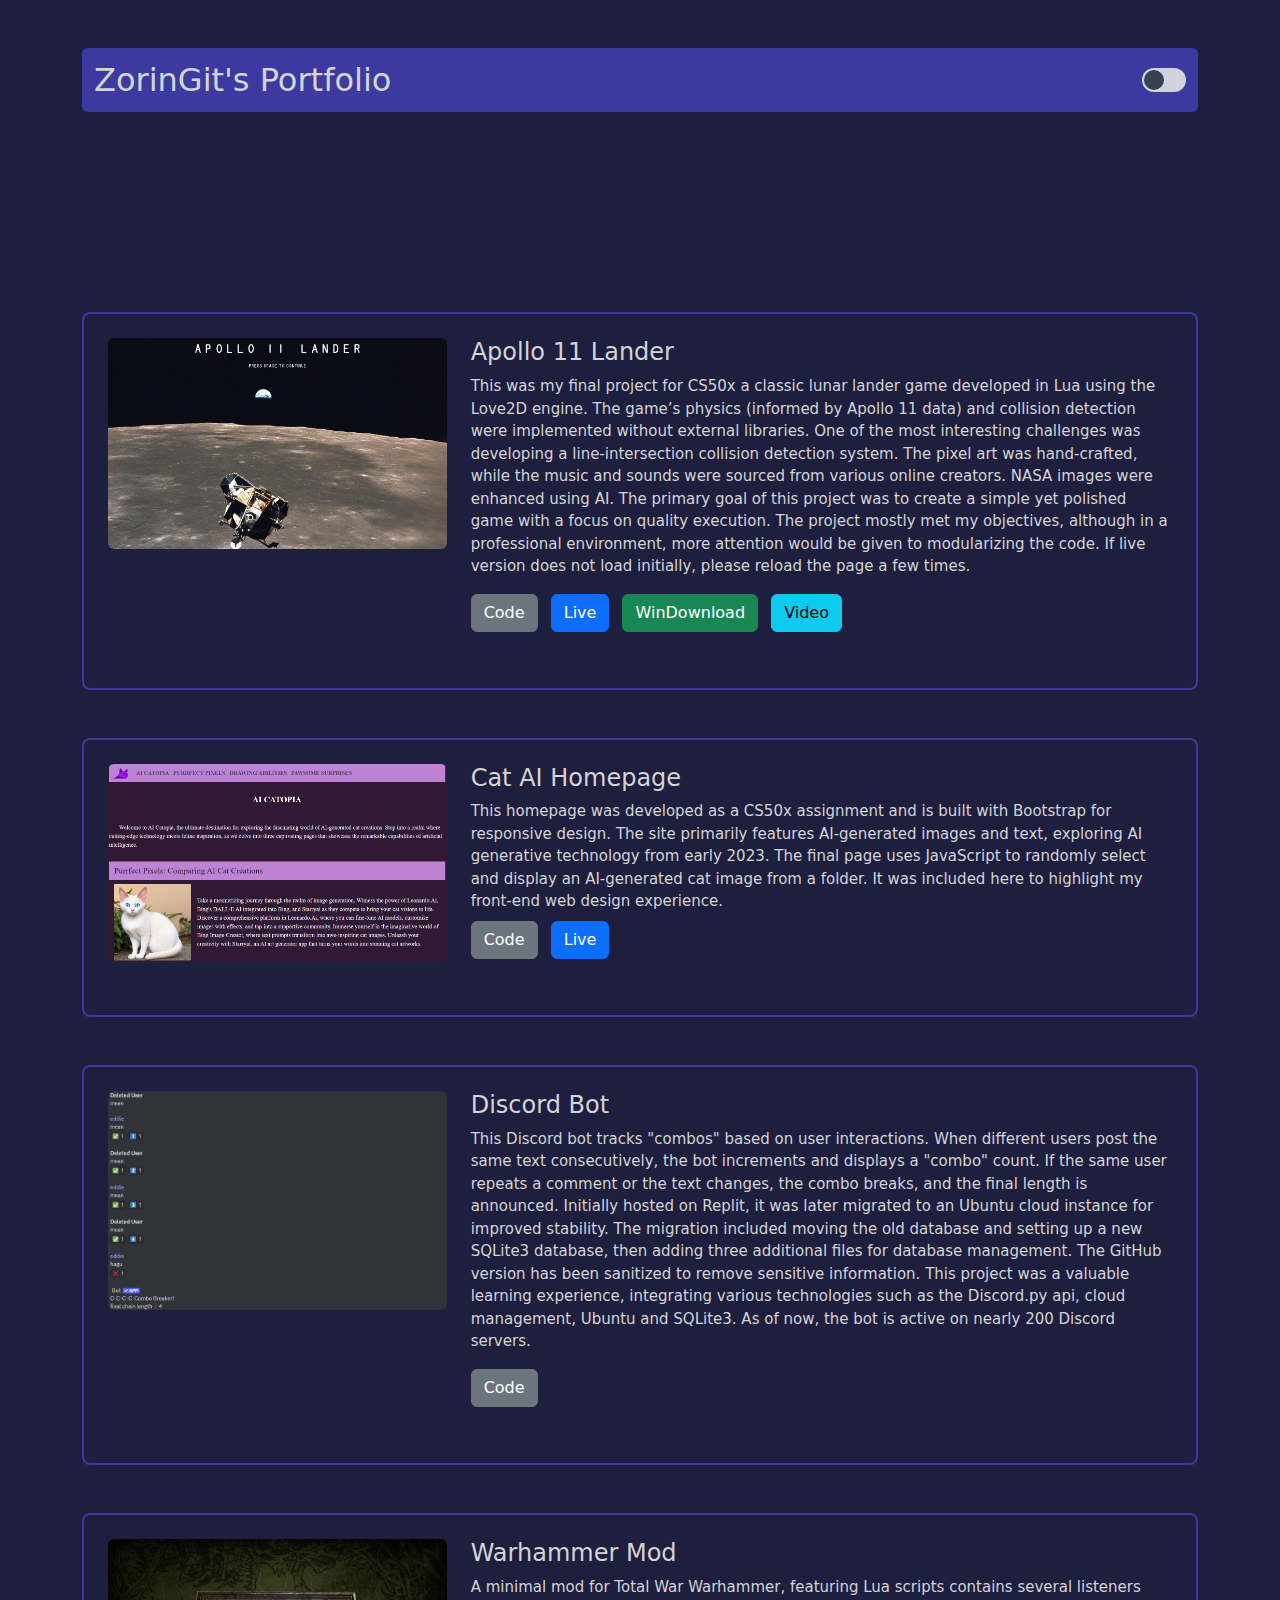
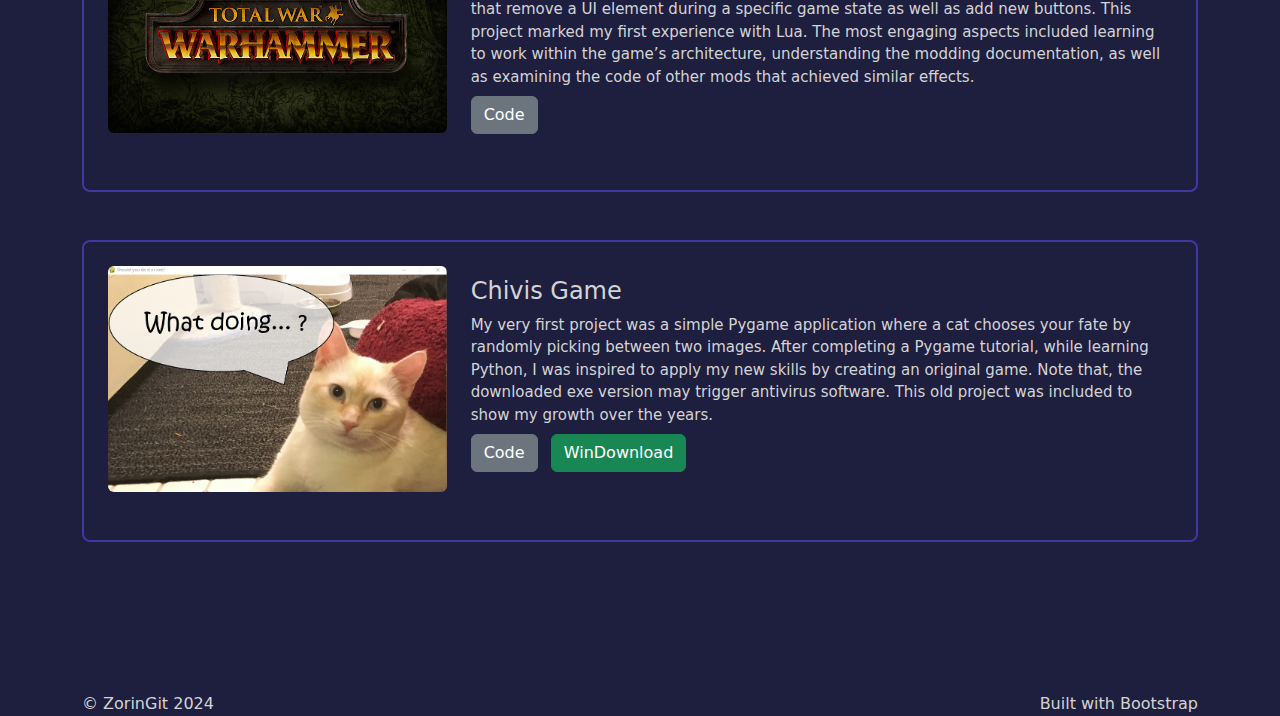
<file: index.html>
<html lang="en">
<head>
    <meta charset="UTF-8">
    <meta name="viewport" content="width=device-width, initial-scale=1.0">
    <title>Portfolio</title>
    <link href="https://cdn.jsdelivr.net/npm/bootstrap@5.3.3/dist/css/bootstrap.min.css" rel="stylesheet" integrity="sha384-QWTKZyjpPEjISv5WaRU9OFeRpok6YctnYmDr5pNlyT2bRjXh0JMhjY6hW+ALEwIH" crossorigin="anonymous">
    <link rel="stylesheet" href="assets\css\styles.css">
    <link rel="shortcut icon" type="image/jpg" href="assets\images\Lander.ico">
</head>
<body>

    <!-- to add red color = g-danger -->
    
    <!-- Parent container to ensure alignment -->
    <div class="container">

        <!-- Header section with a navbar -->
        <div class="container header text-center mt-5">
            <!-- Bootstrap classes for flexbox layout:
                d-flex: Applies display:flex to the container
                justify-content-center: Centers the content horizontally
                align-items-start: Aligns the items at the start vertically
                mt-5: Adds a top margin of 3rem (5 spacing units) -->
            
            <nav class="navbar navbar-expand-lg rounded custom-navbar">
                <!-- Navbar element with Bootstrap and custom classes:
                    navbar: Applies basic navbar styles
                    navbar-expand-lg: Expands and collapses the navbar on large screens and up
                    bg-body-secondary: Applies a secondary background color
                    rounded: Adds rounded corners to the navbar
                    shadow-lg: Adds a large box shadow to the navbar
                    custom-navbar: Custom class for additional styles defined in styles.css -->
                
                <div class="container-fluid">
                    <!-- Container for navbar content, using Bootstrap's fluid container for full-width behavior -->

                    <h1 class="navbar-brand mb-0">ZorinGit's Portfolio</h1>
                    <!-- Navbar brand (usually the website name/logo):
                        navbar-brand: Applies branding styles
                        mb-0: Removes the bottom margin -->
                    
                    <!-- <button class="btn btn-outline-light" id="theme-toggle">Toggle Theme</button> -->
                    <!-- Button element for toggling the theme:
                        btn: Applies basic button styles
                        btn-outline-light: Styles the button with a light border and text on a transparent background -->


                    <button id="theme-toggle" type="button" role="switch" aria-checked="false" class="btn-toggle">
                        <span class="toggle-circle"></span>
                    </button>
                </div>
            </nav>
        </div>

        
        <!-- Space between header and projects section -->
        <div class="custom-space-top"></div>


        <!-- Apollo 11 Lander section -->
        <div class="container project-container">
            <div class="row mb-4 p-4">
                <!-- Bootstrap row with bottom margin of 4 spacing units -->
                
                <div class="col-md-4">
                    <!-- Column that takes 4 out of 12 columns on medium and larger screens -->
                    <img src="assets\images\Apllo11Lander.png" class="img-fluid rounded project-thumbnail" alt="Project Image">
                    <!-- img-fluid: Makes the image responsive, so it scales nicely to the parent element -->
                    <!-- rounded: Adds rounded corners to the image -->
                    <!-- alt: Provides alternative text for the image -->
                </div>
                
                <div class="col-md-8 d-flex flex-column justify-content-center">
                    <!-- Column that takes 8 out of 12 columns on medium and larger screens -->
                    <!-- d-flex: Applies flexbox layout to this column -->
                    <!-- flex-column: Arranges children elements in a column -->
                    <!-- justify-content-center: Centers the children elements vertically -->
                    <h4>Apollo 11 Lander</h4>
                    <!-- h5: Heading for the project title -->
                    
                    <p>This was my final project for CS50x a classic lunar lander game developed in Lua using the Love2D engine. The game’s physics (informed by Apollo 11 data) and collision detection were implemented without external libraries. One of the most interesting challenges was developing a line-intersection collision detection system. The pixel art was hand-crafted, while the music and sounds were sourced from various online creators. NASA images were enhanced using AI. The primary goal of this project was to create a simple yet polished game with a focus on quality execution. The project mostly met my objectives, although in a professional environment, more attention would be given to modularizing the code. If live version does not load initially, please reload the page a few times.</p>
                    <!-- p: Paragraph for the project description -->
                    
                    <div>
                        <a href="https://github.com/ZorinGit/APOLLO11LANDER" class="btn btn-secondary me-2 mb-2">Code</a>
                        <a href="game\love.js-main\index.html" class="btn btn-primary me-2 mb-2">Live</a>
                        <a href="downloads\Apollo11Lander.zip" class="btn btn-success me-2 mb-2">WinDownload</a>
                        <a href="https://www.youtube.com/watch?v=hxL9pn6PkBs" class="btn btn-info me-2 mb-2">Video</a>
                        <!-- a: Anchor tag for the live project link -->
                        <!-- btn: Applies Bootstrap button styles -->
                        <!-- btn-primary: Styles the button with Bootstrap's primary color scheme -->
                        <!-- me-2: Adds right margin of 2 spacing units -->
                        <!-- mb-2: Adds bottom margin of 2 spacing units -->
                    </div>
                </div>
            </div>
        </div>
        <!-- End of Apollo 11 Lander section -->
        
        <!-- space between projects -->
        <div class="mt-5"></div>


        <!-- Cat Website section -->
        <div class="container project-container">
            <div class="row mb-4 p-4">  
                <div class="col-md-4">
                    <img src="assets\images\CatHomepage.png" class="img-fluid rounded project-thumbnail" alt="Project Image">
                </div>
                
                <div class="col-md-8 d-flex flex-column justify-content-center">
                    <h4>Cat AI Homepage</h4>
                    
                    <p class="mb-2">This homepage was developed as a CS50x assignment and is built with Bootstrap for responsive design. The site primarily features AI-generated images and text, exploring AI generative technology from early 2023. The final page uses JavaScript to randomly select and display an AI-generated cat image from a folder. It was included here to highlight my front-end web design experience.</p>
                    
                    <div>
                        <a href="https://github.com/ZorinGit/CatAI_Homepage" class="btn btn-secondary me-2 mb-2">Code</a>
                        <a href="pages\CH\index.html" class="btn btn-primary me-2 mb-2">Live</a>
                    </div>
                </div>
            </div>
        </div>
        <!-- End of Cat Website section -->
        
        <!-- space between projects -->
        <div class="mt-5"></div>

        <!-- Discord Bot section -->
        <div class="container project-container">
            <div class="row mb-4 p-4">  
                <div class="col-md-4">
                    <img src="assets\images\DiscordBot.png" class="img-fluid rounded project-thumbnail" alt="Project Image">
                </div>
                
                <div class="col-md-8 d-flex flex-column justify-content-center">
                    <h4>Discord Bot</h4>
                    
                    <p>This Discord bot tracks "combos" based on user interactions. When different users post the same text consecutively, the bot increments and displays a "combo" count. If the same user repeats a comment or the text changes, the combo breaks, and the final length is announced. Initially hosted on Replit, it was later migrated to an Ubuntu cloud instance for improved stability. The migration included moving the old database and setting up a new SQLite3 database, then adding three additional files for database management. The GitHub version has been sanitized to remove sensitive information. This project was a valuable learning experience, integrating various technologies such as the Discord.py api, cloud management, Ubuntu and SQLite3. As of now, the bot is active on nearly 200 Discord servers.</p>
                        
                    <div>
                        <a href="https://github.com/ZorinGit/DiscordBot" class="btn btn-secondary me-2 mb-2">Code</a>
                    </div>
                </div>
            </div>
        </div>
        <!-- End of Discord Bot section -->
        
        <!-- space between projects -->
        <div class="mt-5"></div>
        
        <!-- Warhammer Mod section -->
        <div class="container project-container">
            <div class="row mb-4 p-4">  
                <div class="col-md-4">
                    <img src="assets\images\warhammer.jpg" class="img-fluid rounded project-thumbnail" alt="Project Image">
                </div>
                
                <div class="col-md-8 d-flex flex-column justify-content-center">
                    <h4>Warhammer Mod</h4>
                    
                    <p class="mb-2">A minimal mod for Total War Warhammer, featuring Lua scripts contains several listeners that remove a UI element during a specific game state as well as add new buttons. This project marked my first experience with Lua. The most engaging aspects included learning to work within the game’s architecture, understanding the modding documentation, as well as examining the code of other mods that achieved similar effects.</p>
                    
                    <div>
                        <a href="https://github.com/ZorinGit/WarhammerMod" class="btn btn-secondary me-2 mb-2">Code</a>
                    </div>
                </div>
            </div>
        </div>
        <!-- End of Warhammer Mod section -->

        <!-- space between projects -->
        <div class="mt-5"></div>

        <!-- Chivis Game section -->
        <div class="container project-container">
            <div class="row mb-4 p-4">  
                <div class="col-md-4">
                    <img src="assets\images\ChivisGame.png" class="img-fluid rounded project-thumbnail" alt="Project Image">
                </div>
                
                <div class="col-md-8 d-flex flex-column justify-content-center">
                    <h4>Chivis Game</h4>
                    
                    <p class="mb-2">My very first project was a simple Pygame application where a cat chooses your fate by randomly picking between two images. After completing a Pygame tutorial, while learning Python, I was inspired to apply my new skills by creating an original game. Note that, the downloaded exe version may trigger antivirus software. This old project was included to show my growth over the years.</p>
                    
                    <div>
                        <a href="https://github.com/ZorinGit/ChivisGame" class="btn btn-secondary me-2 mb-2">Code</a>
                        <a href="downloads\Chivis_exe.zip" class="btn btn-success me-2 mb-2">WinDownload</a>
                    </div>
                </div>
            </div>
        </div>
        <!-- End of Chivis Game section -->

        <!-- End of Projects section -->
    
        <!-- Space between projects and footer section -->
        <div class="custom-space-bottom"></div>

        
        <!-- Footer section -->
        <footer>
            <div class="d-flex justify-content-between align-items-center">
                <span>&copy; ZorinGit 2024</span>
                <span>Built with Bootstrap</span>
            </div>
        </footer>
    </div>


    <!-- JAVA SCRIPT -->
    <script src="https://cdn.jsdelivr.net/npm/bootstrap@5.3.3/dist/js/bootstrap.bundle.min.js" integrity="sha384-YvpcrYf0tY3lHB60NNkmXc5s9fDVZLESaAA55NDzOxhy9GkcIdslK1eN7N6jIeHz" crossorigin="anonymous"></script>
    <script src="assets\js\scripts.js"></script>
</body>
</html>
</file>
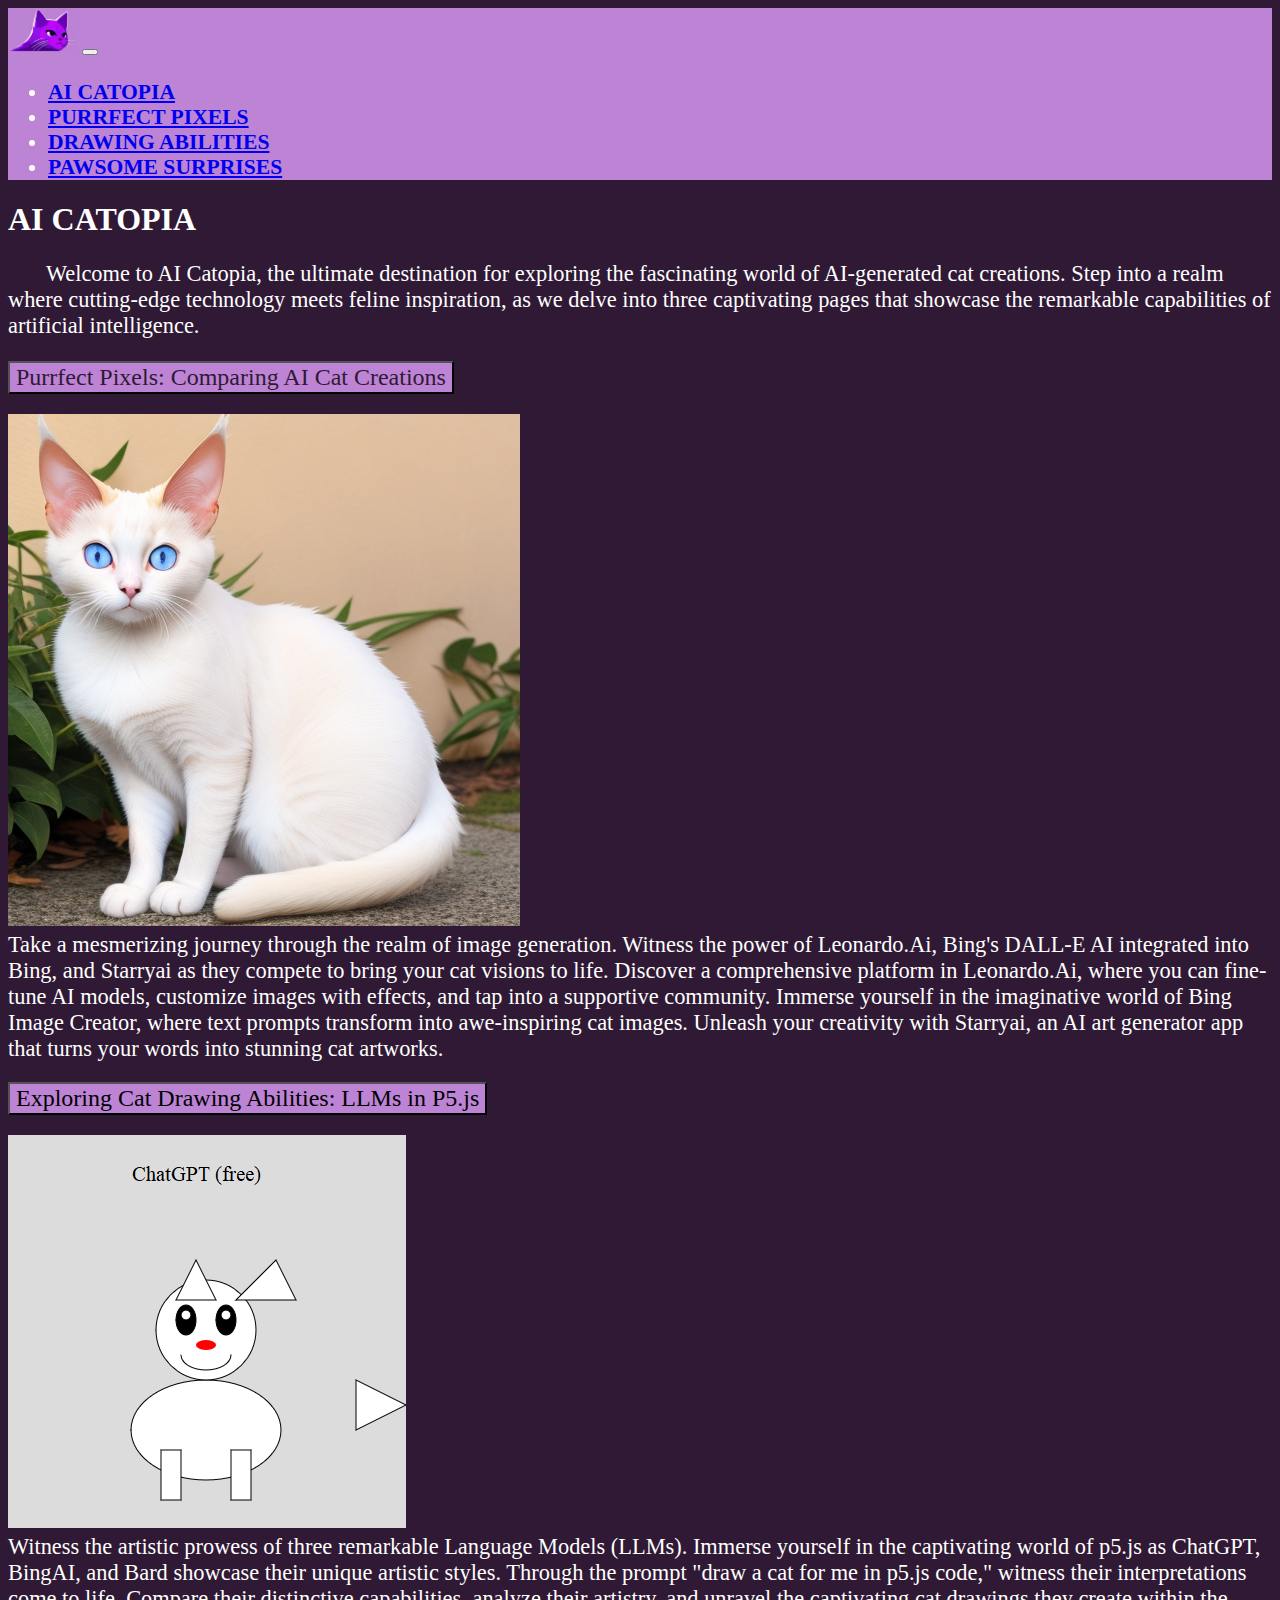
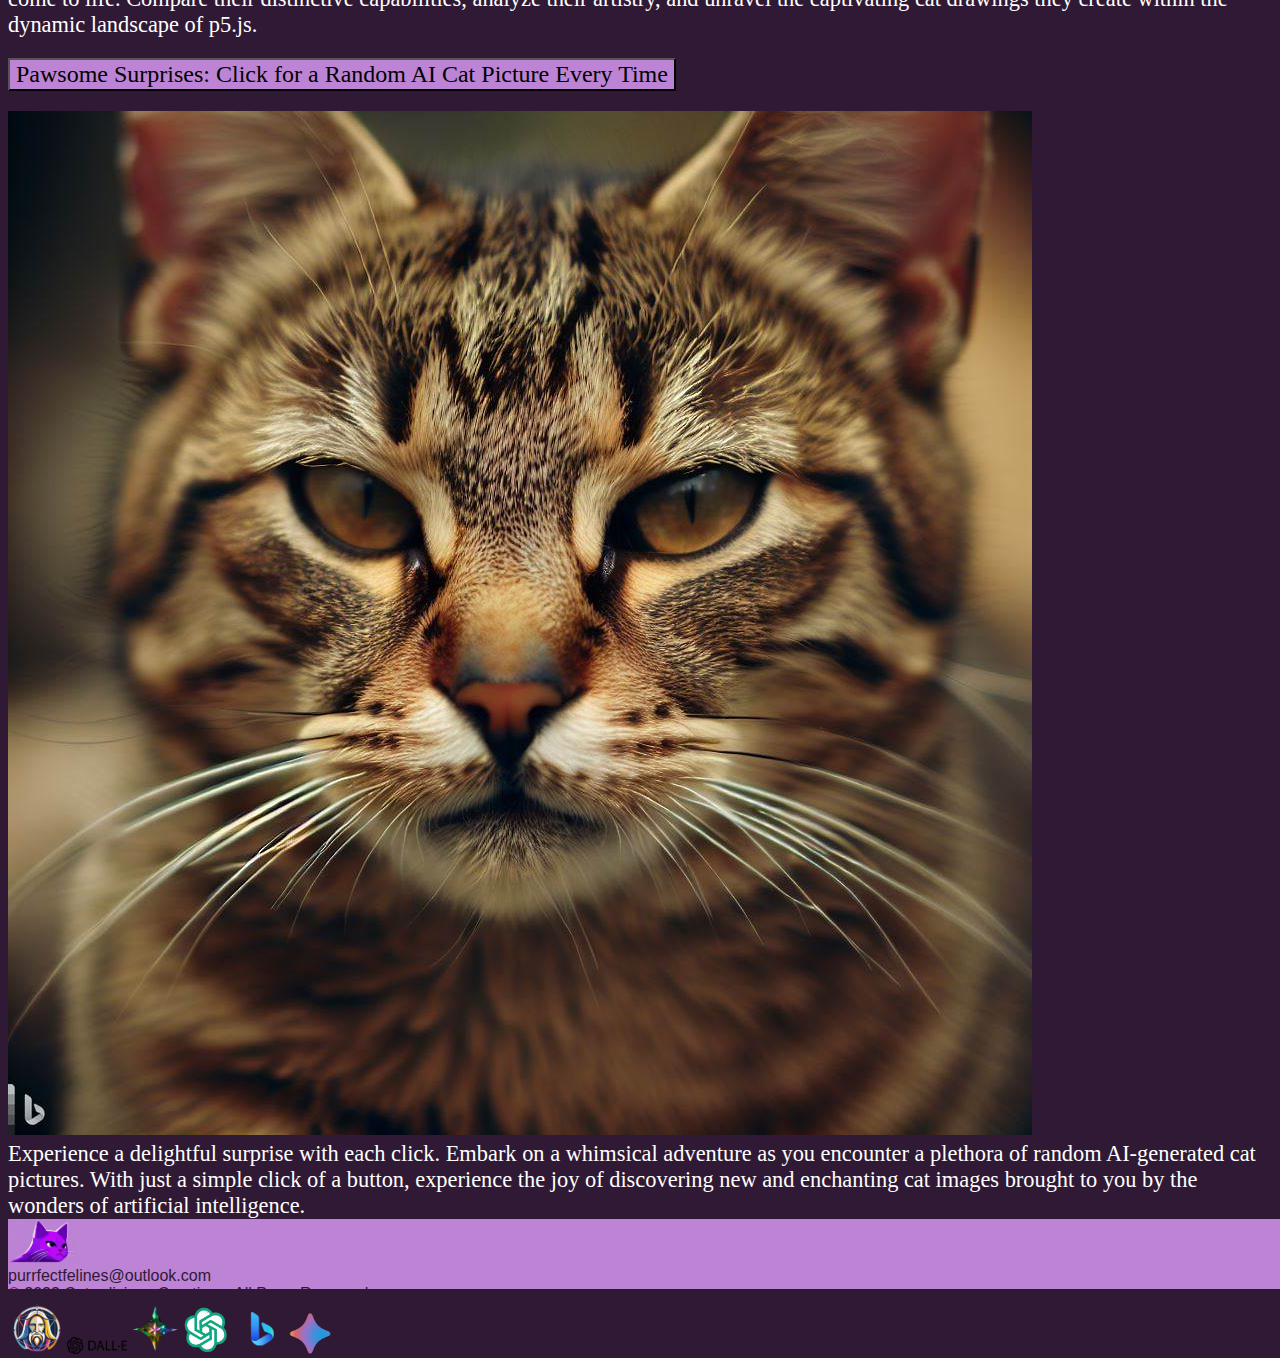
<file: pages/CH/index.html>
<!DOCTYPE html>
<html lang="en">
	<head>
		<link href="https://cdn.jsdelivr.net/npm/bootstrap@5.2.3/dist/css/bootstrap.min.css" rel="stylesheet" integrity="sha384-rbsA2VBKQhggwzxH7pPCaAqO46MgnOM80zW1RWuH61DGLwZJEdK2Kadq2F9CUG65" crossorigin="anonymous">
		<script src="https://cdn.jsdelivr.net/npm/bootstrap@5.2.3/dist/js/bootstrap.bundle.min.js" integrity="sha384-kenU1KFdBIe4zVF0s0G1M5b4hcpxyD9F7jL+jjXkk+Q2h455rYXK/7HAuoJl+0I4" crossorigin="anonymous"></script>
		<link href="styles.css" rel="stylesheet">
		<title>AI CATOPIA</title>
		<link rel="shortcut icon" type="image/jpg" href="Pics/favicon.ico">
	</head>
	<body>

		<!-- nav bar -->
		<div class="container-lg">
			<nav class="navbar navbar-expand-lg navbar-custom">
				<div class="container-fluid">
					<a class="navbar-brand" href="index.html"><img src="Pics/Cat_Logo.png" width="69" alt="Cat_Logo"></a>
					<button class="navbar-toggler" type="button" data-bs-toggle="collapse" data-bs-target="#navbarSupportedContent" aria-controls="navbarSupportedContent" aria-expanded="false" aria-label="Toggle navigation">
						<span class="navbar-toggler-icon"></span>
					</button>
					<div class="collapse navbar-collapse" id="navbarSupportedContent">
						<ul class="navbar-nav me-auto mb-2 mb-lg-0">
							<li class="nav-item">
								<a class="nav-link" href="index.html">AI CATOPIA</a>
							</li>
							<li class="nav-item">
								<a class="nav-link" href="html0.html">PURRFECT PIXELS</a>
							</li>
							<li class="nav-item">
								<a class="nav-link" href="html1.html">DRAWING ABILITIES</a>
							</li>
							<li class="nav-item">
								<a class="nav-link" href="html2.html">PAWSOME SURPRISES</a>
							</li>
						</ul>
					</div>
				</div>
			</nav>
		</div>


        <!-- title -->
        <div class="container-lg pb-5">
            <div class="row">
                <div class="col text-center py-5">
                    <h1>AI CATOPIA</h1>
                </div>
            </div>

            <!-- 1st description -->
            <div class="row py-3">
                <div class="col-12">
                    <p>
                        Welcome to AI Catopia, the ultimate destination for exploring the fascinating world of AI-generated cat creations. Step into a realm where cutting-edge technology meets feline inspiration, as we delve into three captivating pages that showcase the remarkable capabilities of artificial intelligence.
                    </p>
                </div>
            </div>


			<!-- accordion -->
			<div class="accordion accordion-flush py-3" id="accordionFlush">
				<div class="accordion-item">
					<h2 class="accordion-header">
						<button class="accordion-button" type="button" data-bs-toggle="collapse" data-bs-target="#flush-collapseOne" aria-expanded="true" aria-controls="flush-collapseOne">
							Purrfect Pixels: Comparing AI Cat Creations
						</button>
					</h2>
					<div id="flush-collapseOne" class="accordion-collapse collapse show">
						<div class="accordion-body">
							<div class="row">
								<div class="col-lg-3">
									<a href="html0.html"><img src="Pics/html0/DreamShaper_v5_flamepoint_Siamese_cat_0.jpg" class="img-fluid" alt="Leonardo Flamepoint Siamese Cat 0"></a>
								</div>
								<div class="col-lg-9 d-flex flex-column justify-content-center">
									Take a mesmerizing journey through the realm of image generation. Witness the power of Leonardo.Ai, Bing's DALL-E AI integrated into Bing, and Starryai as they compete to bring your cat visions to life. Discover a comprehensive platform in Leonardo.Ai, where you can fine-tune AI models, customize images with effects, and tap into a supportive community. Immerse yourself in the imaginative world of Bing Image Creator, where text prompts transform into awe-inspiring cat images. Unleash your creativity with Starryai, an AI art generator app that turns your words into stunning cat artworks.
								</div>
							</div>
						</div>
					</div>
				</div>
				<div class="accordion-item">
					<h2 class="accordion-header">
						<button class="accordion-button collapsed" type="button" data-bs-toggle="collapse" data-bs-target="#flush-collapseTwo" aria-expanded="true" aria-controls="flush-collapseTwo">
							Exploring Cat Drawing Abilities: LLMs in P5.js
						</button>
					</h2>
					<div id="flush-collapseTwo" class="accordion-collapse collapse show">
						<div class="accordion-body">
							<div class="row">
								<div class="col-lg-3">
									<a href="html1.html"><img src="Pics/html1/ChatGPT.png" class="img-fluid" alt="ChatGPT drawing"></a>
								</div>
								<div class="col-lg-9 d-flex flex-column justify-content-center">
									Witness the artistic prowess of three remarkable Language Models (LLMs). Immerse yourself in the captivating world of p5.js as ChatGPT, BingAI, and Bard showcase their unique artistic styles. Through the prompt "draw a cat for me in p5.js code," witness their interpretations come to life. Compare their distinctive capabilities, analyze their artistry, and unravel the captivating cat drawings they create within the dynamic landscape of p5.js.
								</div>
							</div>
						</div>
					</div>
				</div>
				<div class="accordion-item">
					<h2 class="accordion-header">
						<button class="accordion-button collapsed" type="button" data-bs-toggle="collapse" data-bs-target="#flush-collapseThree" aria-expanded="true" aria-controls="flush-collapseThree">
							Pawsome Surprises: Click for a Random AI Cat Picture Every Time
						</button>
					</h2>
					<div id="flush-collapseThree" class="accordion-collapse collapse show">
						<div class="accordion-body">
							<div class="row">
								<div class="col-lg-3">
									<a href="html2.html"><img src="Pics/html2/001.jpg" class="img-fluid" alt="ChatGPT drawing"></a>
								</div>
								<div class="col-lg-9 d-flex flex-column justify-content-center">
									Experience a delightful surprise with each click. Embark on a whimsical adventure as you encounter a plethora of random AI-generated cat pictures. With just a simple click of a button, experience the joy of discovering new and enchanting cat images brought to you by the wonders of artificial intelligence.
								</div>
							</div>
						</div>
					</div>
				</div>
			</div>
		</div>


		<!-- footer -->
		<div class="container-lg mt-3 pt-3" id="footer">
			<div class="row">
				<div class="col-1 ps-4">
						<a href="#top"><img src="Pics/Cat_Logo.png" width="69" alt="Cat_Logo"></a>
				</div>
				<div class="col-3 pt-3 text-center">
					purrfectfelines@outlook.com
				</div>
				<div class="col-4 pt-3 text-center">
					© 2023 Cat-a-licious Creations. All Paws Reserved.
				</div>
				<div class="col-4 text-end">
					<a href="https://leonardo.ai/"><img src="Pics/index/1LeonardoAI.png" class="img-fluid" width="55" alt="Leonardo.AI_logo"></a>
					<a href="https://www.bing.com/images/create?FORM=GDPGLP"><img src="Pics/index/2Dall-e.png" class="img-fluid" width="60" alt="Dall-e_logo"></a>
					<a href="https://starryai.com/app/create"><img src="Pics/index/3Starryai.png" class="img-fluid" width="47" alt="Starryai_logo"></a>
					<a href="https://openai.com/blog/chatgpt"><img src="Pics/index/4ChatGPT.png" class="img-fluid" width="47" alt="ChatGPT_logo"></a>
					<a href="https://www.bing.com"><img src="Pics/index/5Bing.png" class="img-fluid" width="50" alt="Bing_logo"></a>
					<a href="https://bard.google.com/"><img src="Pics/index/6Bard.png" class="img-fluid" width="42" alt="Bard_logo"></a>
				</div>
			</div>
		</div>
	</body>
</html>
</file>
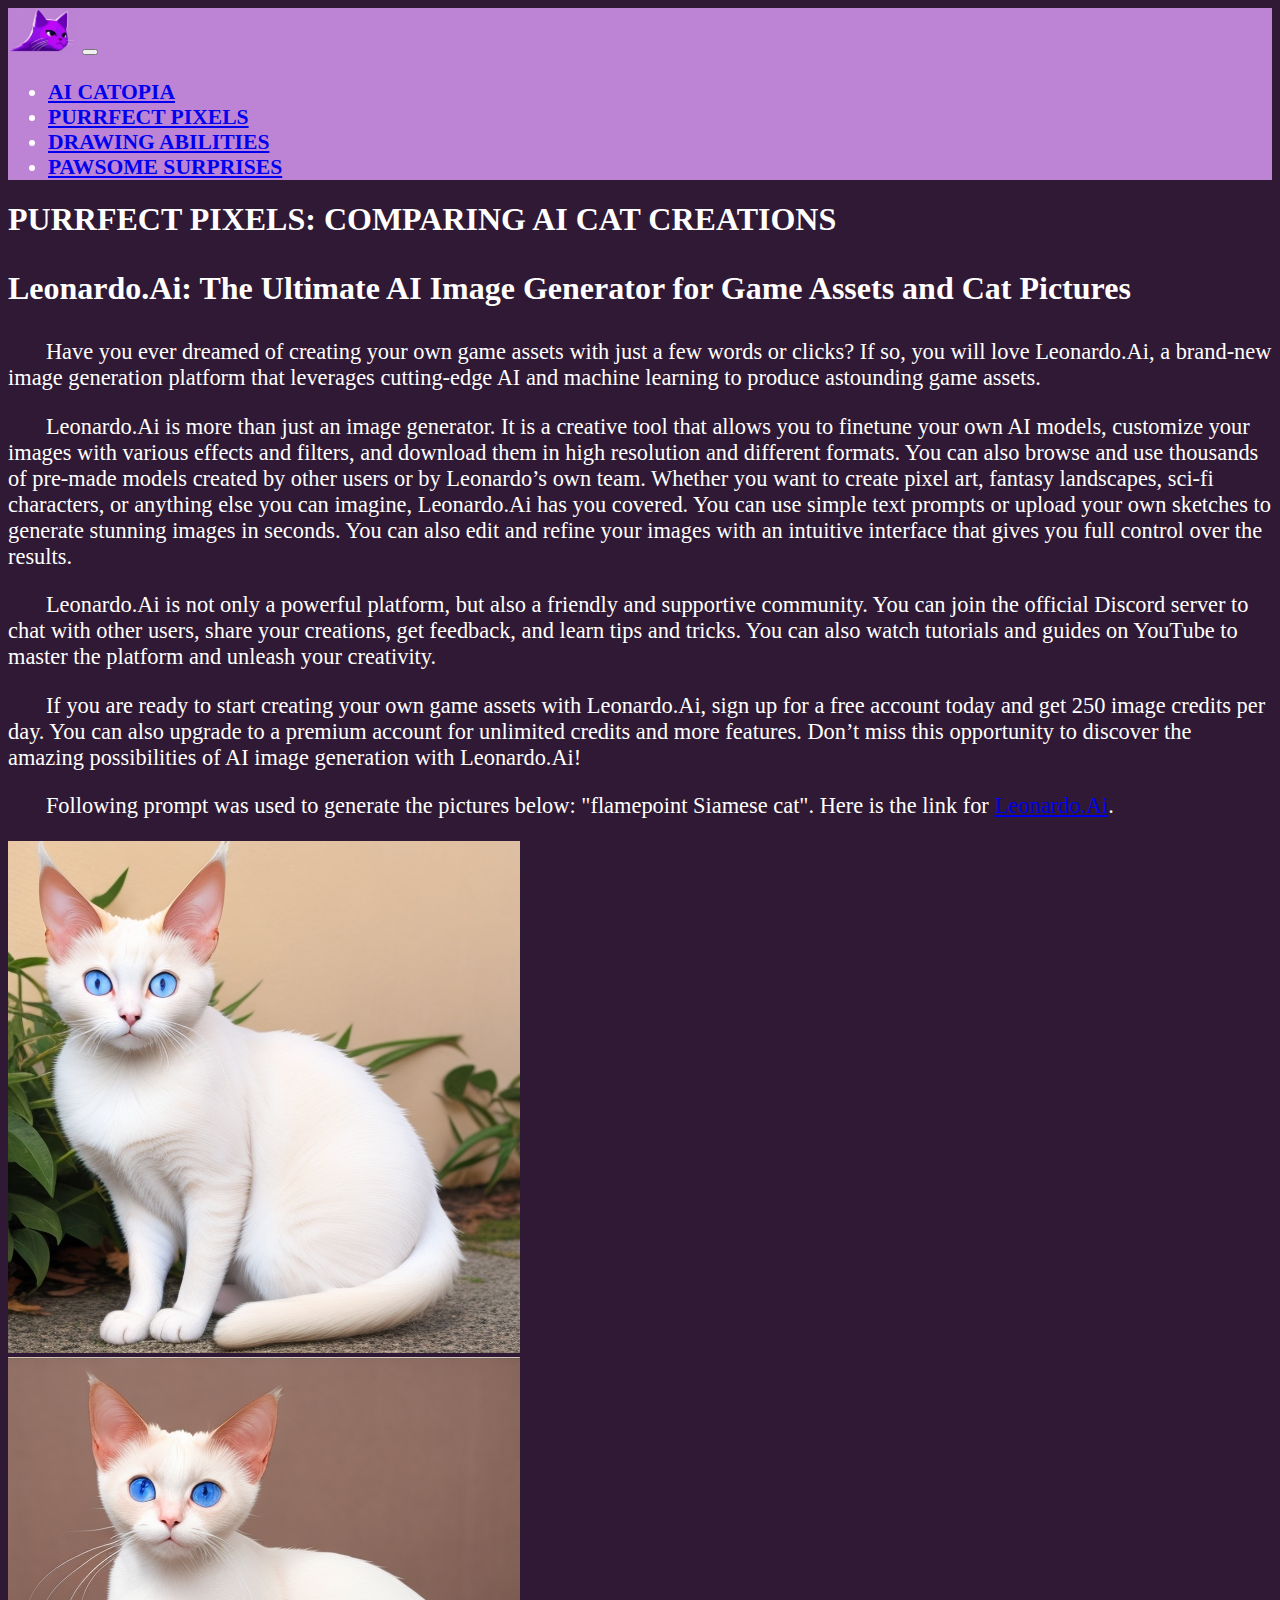
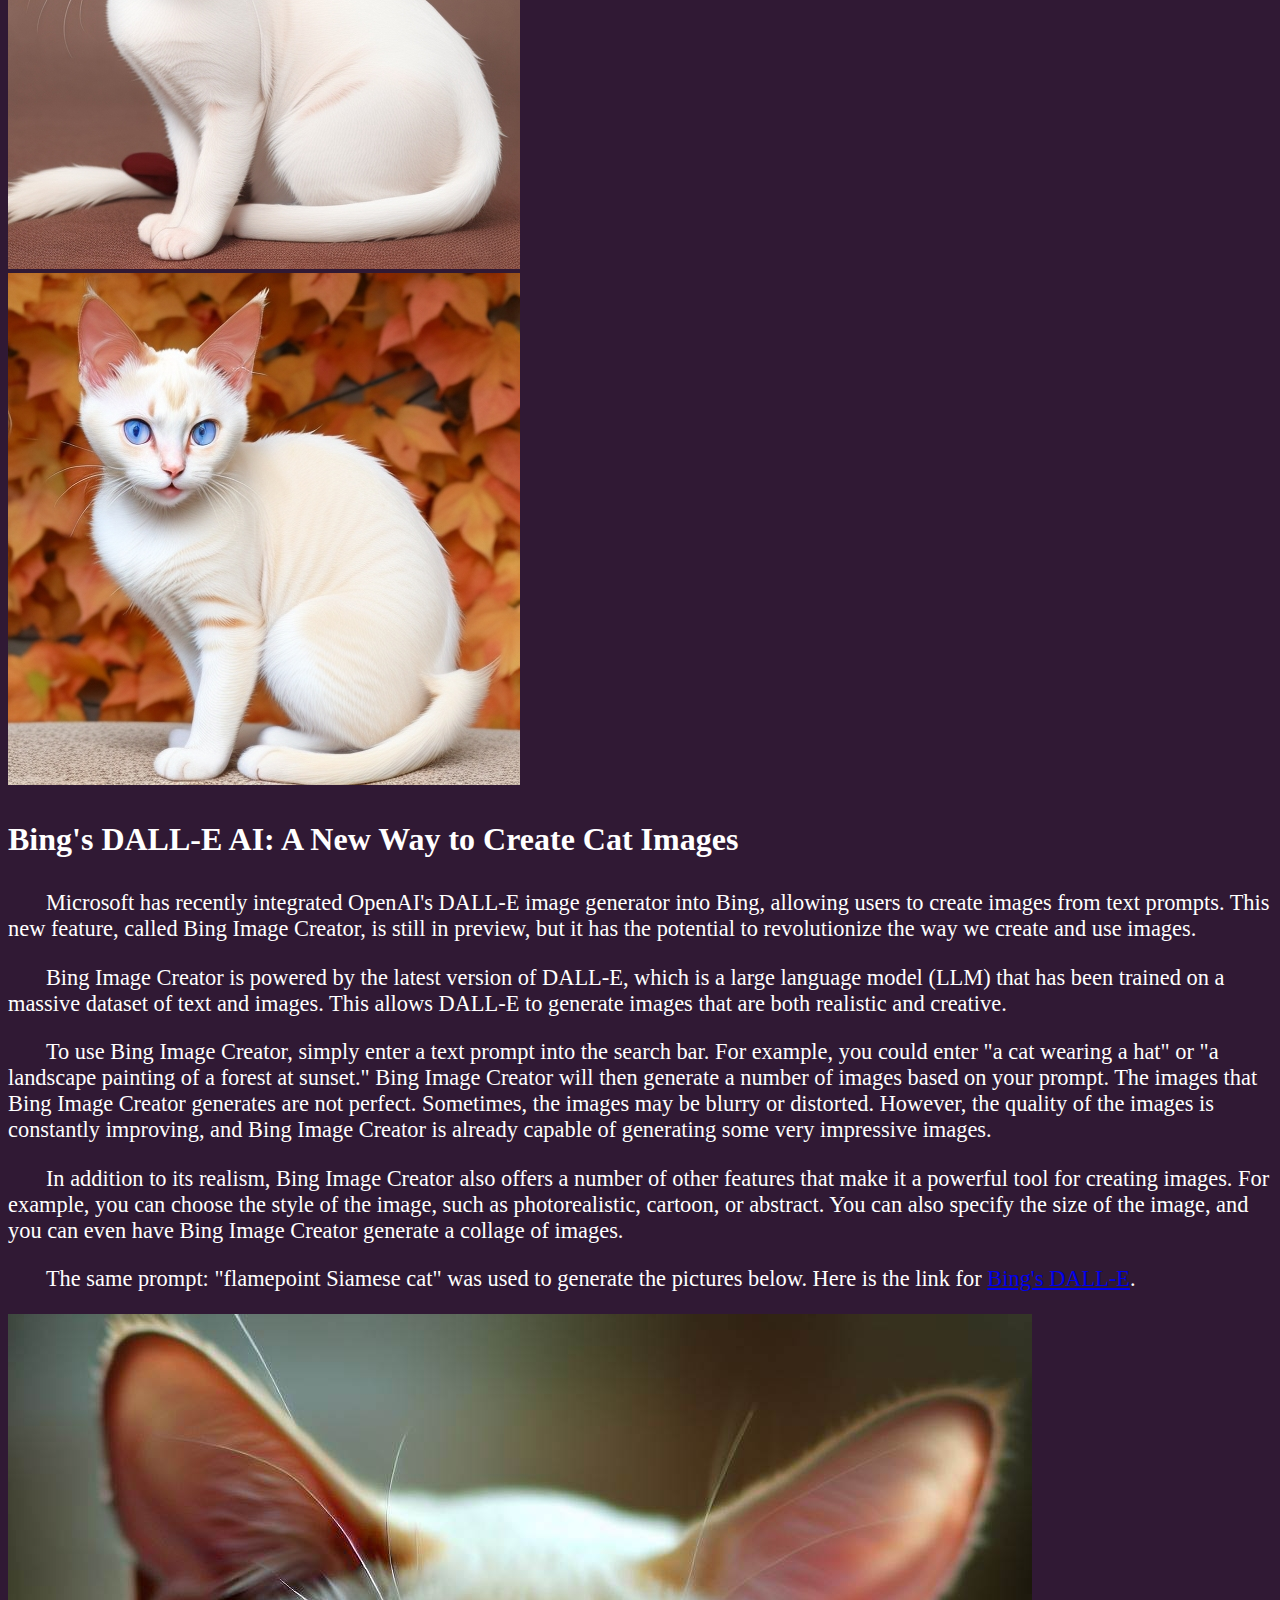
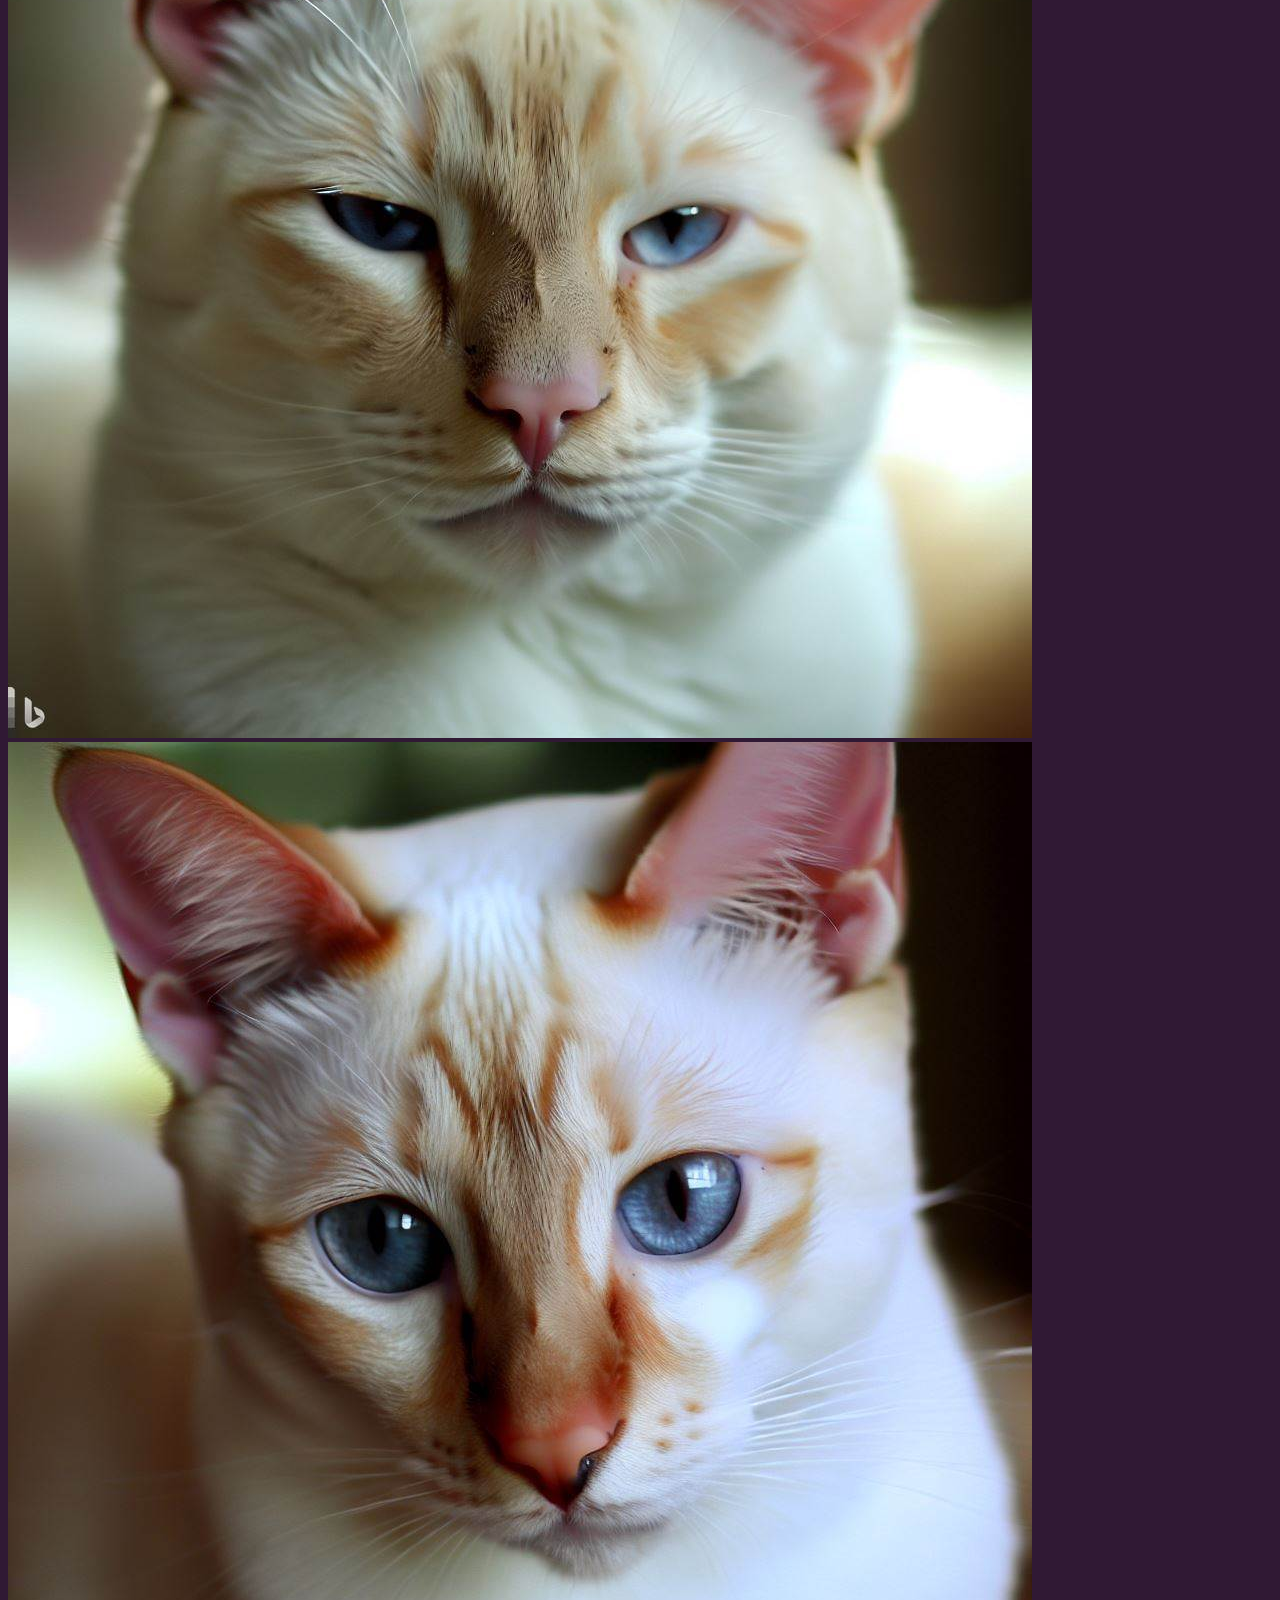
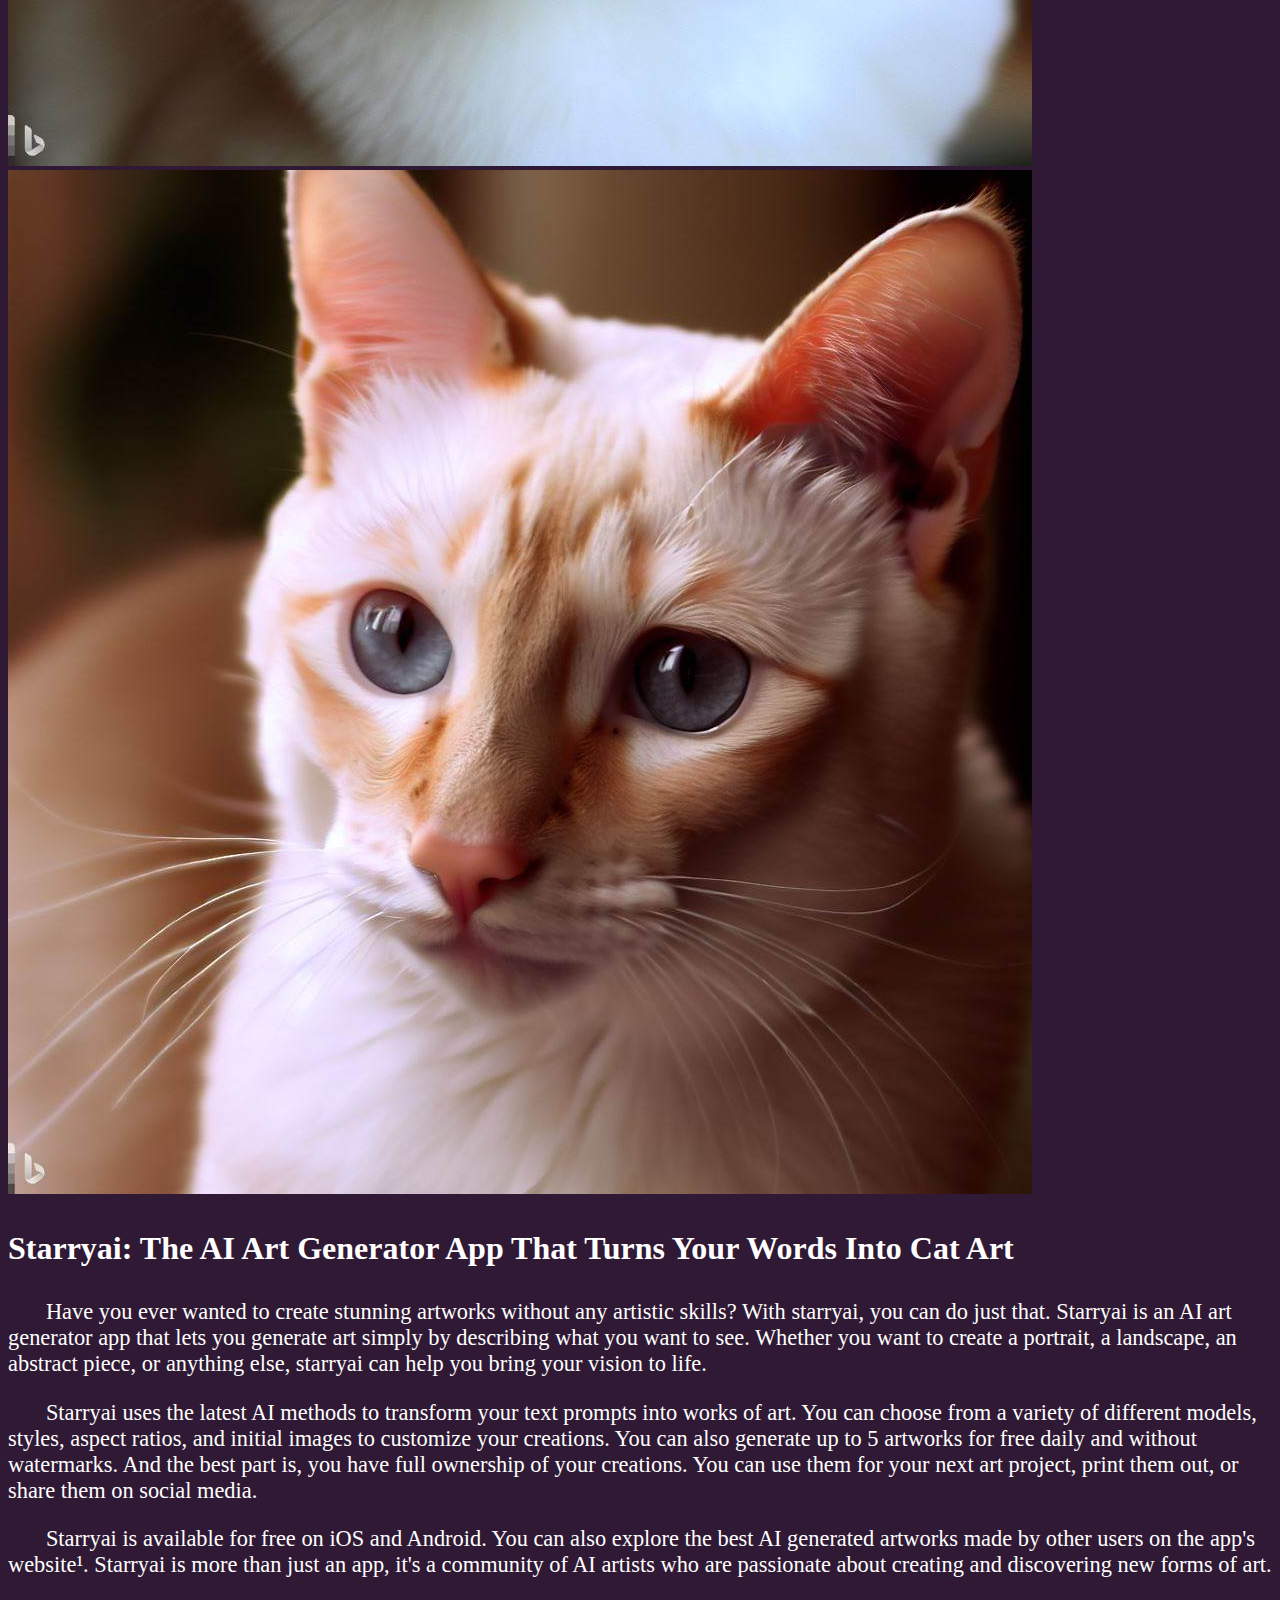
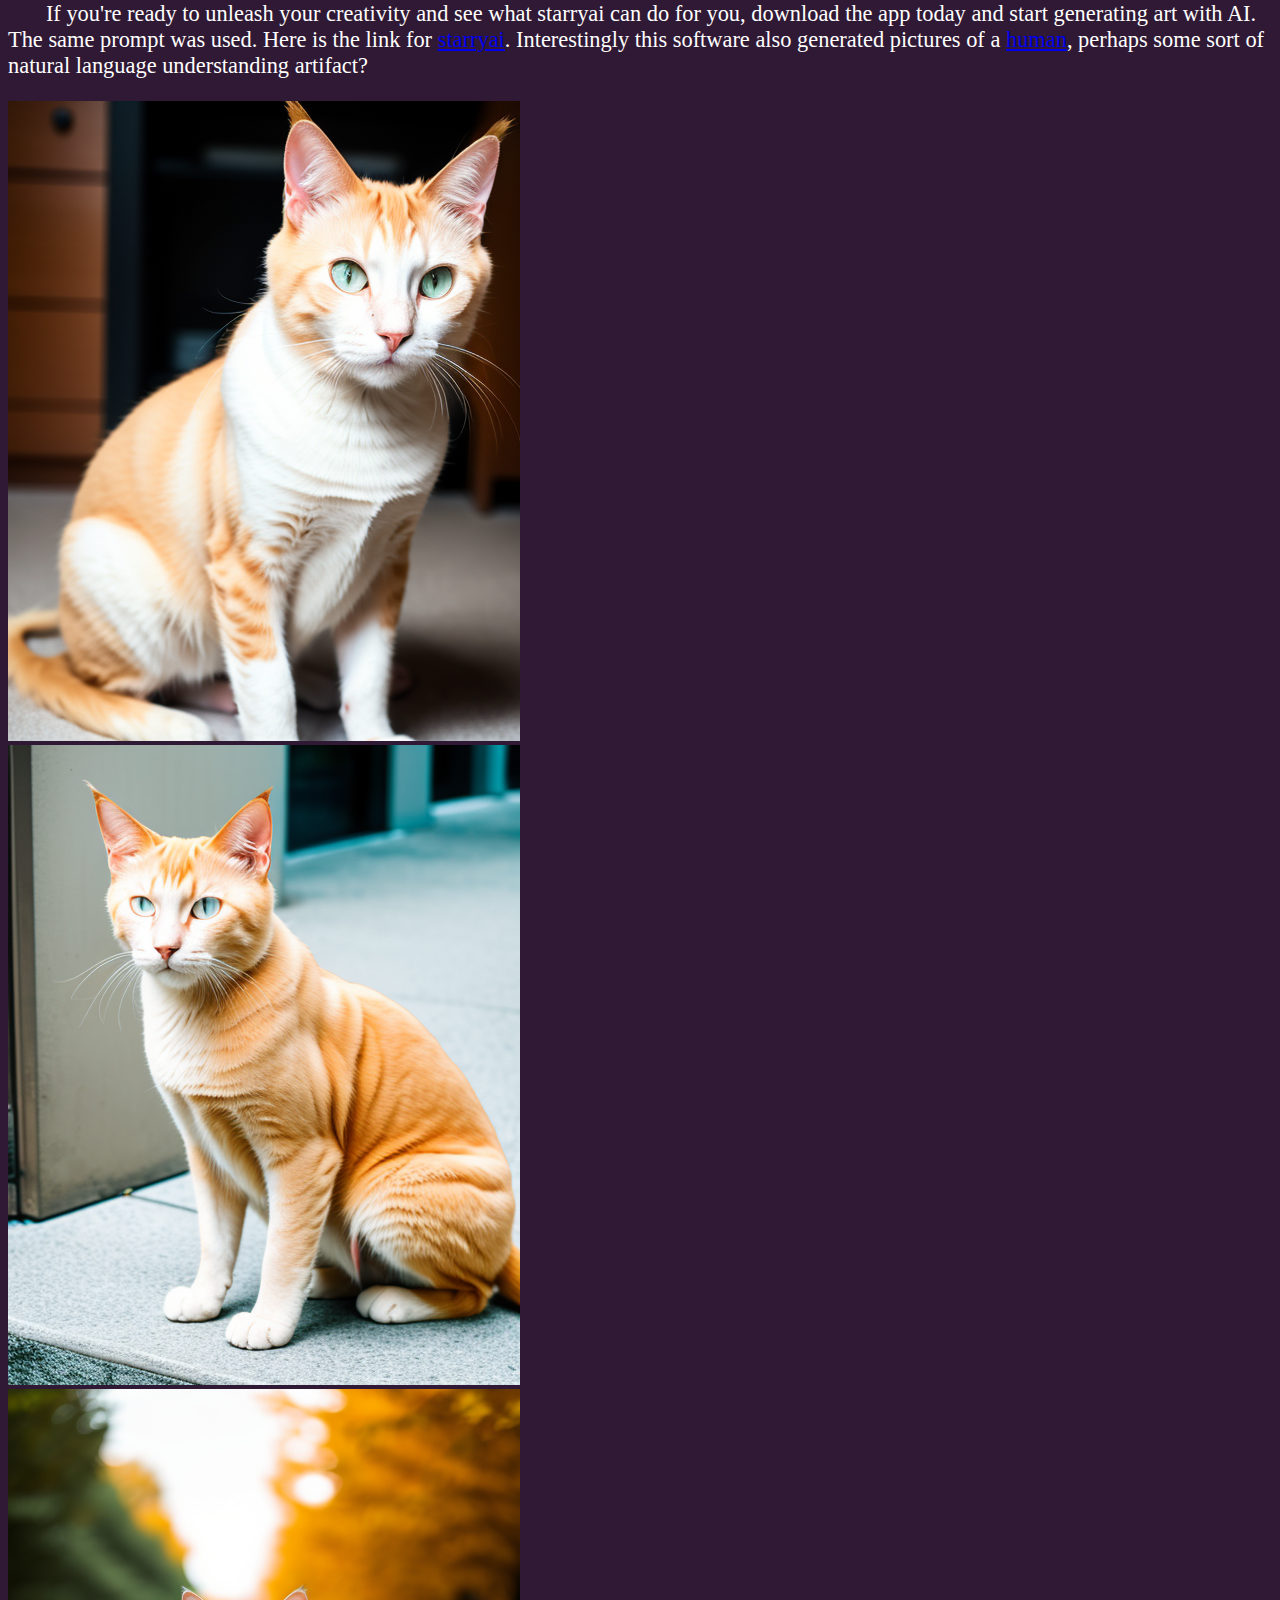
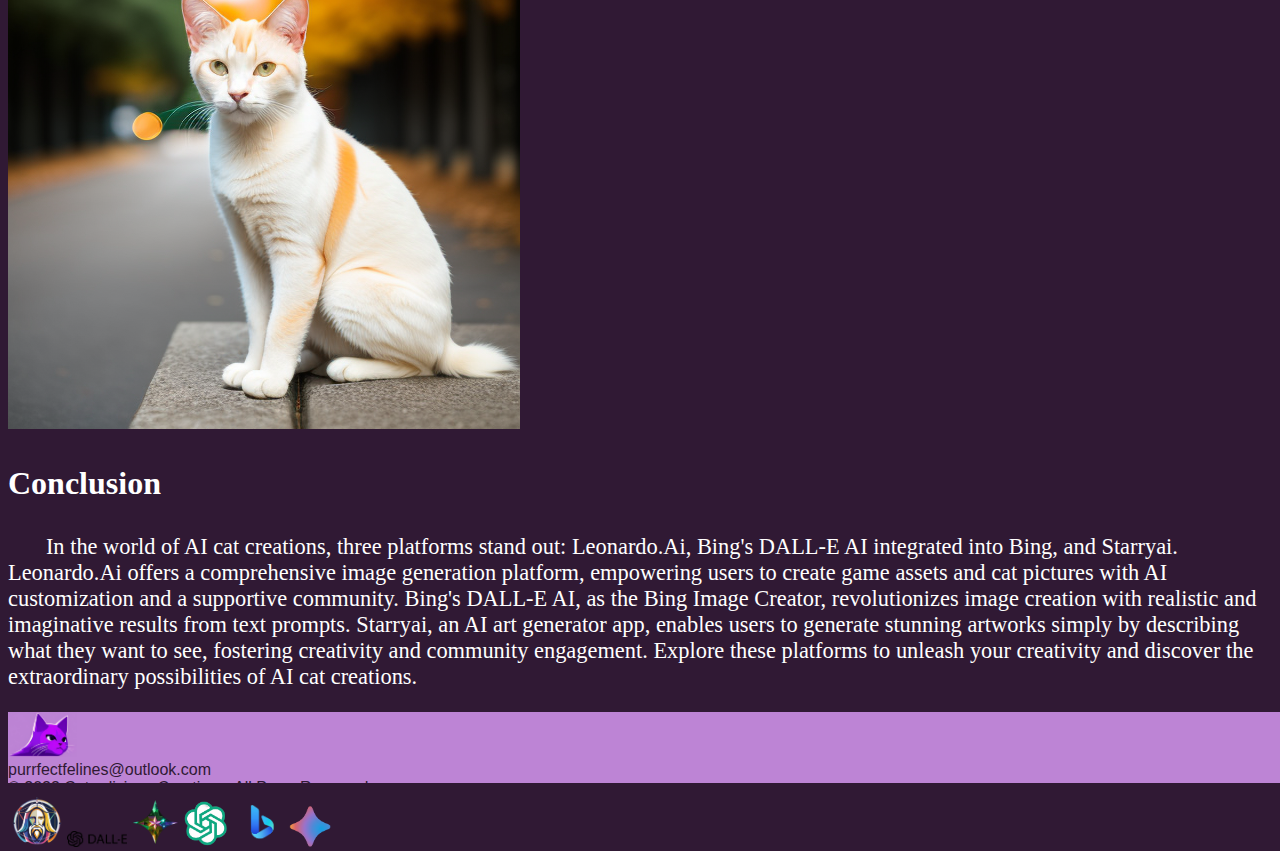
<file: pages/CH/html0.html>
<!DOCTYPE html>
<html lang="en">
    <head>
        <link href="https://cdn.jsdelivr.net/npm/bootstrap@5.2.3/dist/css/bootstrap.min.css" rel="stylesheet" integrity="sha384-rbsA2VBKQhggwzxH7pPCaAqO46MgnOM80zW1RWuH61DGLwZJEdK2Kadq2F9CUG65" crossorigin="anonymous">
        <script src="https://cdn.jsdelivr.net/npm/bootstrap@5.2.3/dist/js/bootstrap.bundle.min.js" integrity="sha384-kenU1KFdBIe4zVF0s0G1M5b4hcpxyD9F7jL+jjXkk+Q2h455rYXK/7HAuoJl+0I4" crossorigin="anonymous"></script>
        <link href="styles.css" rel="stylesheet">
        <title>PURRFECT PIXELS</title>
        <link rel="shortcut icon" type="image/jpg" href="Pics/favicon.ico">
    </head>
    <body>

        <!-- nav bar -->
        <div class="container-lg">
            <nav class="navbar navbar-expand-lg navbar-custom">
                <div class="container-fluid">
					<a class="navbar-brand" href="index.html"><img src="Pics/Cat_Logo.png" width="69" alt="Cat_Logo"></a>
                    <button class="navbar-toggler" type="button" data-bs-toggle="collapse" data-bs-target="#navbarSupportedContent" aria-controls="navbarSupportedContent" aria-expanded="false" aria-label="Toggle navigation">
                        <span class="navbar-toggler-icon"></span>
                    </button>
                    <div class="collapse navbar-collapse" id="navbarSupportedContent">
                        <ul class="navbar-nav me-auto mb-2 mb-lg-0">
							<li class="nav-item">
								<a class="nav-link" href="index.html">AI CATOPIA</a>
							</li>
							<li class="nav-item">
								<a class="nav-link" href="html0.html">PURRFECT PIXELS</a>
							</li>
							<li class="nav-item">
								<a class="nav-link" href="html1.html">DRAWING ABILITIES</a>
							</li>
							<li class="nav-item">
								<a class="nav-link" href="html2.html">PAWSOME SURPRISES</a>
							</li>
                        </ul>
                    </div>
                </div>
            </nav>
        </div>


        <!-- title -->
        <div class="container-lg pb-5">
            <div class="row">
                <div class="col text-center py-5">
                    <!-- p = padding ; y = up and down ; 5 = 3rem -->
                    <h1>PURRFECT PIXELS: COMPARING AI CAT CREATIONS</h1>
                </div>
            </div>


            <!-- 1st description -->
            <div class="row py-3">
                <div class="col-12">
                    <h3 class="text-center py-3">
                        Leonardo.Ai: The Ultimate AI Image Generator for Game Assets and Cat Pictures
                    </h3>
                    <p>
                        Have you ever dreamed of creating your own game assets with just a few words or clicks? If so, you will love Leonardo.Ai, a brand-new image generation platform that leverages cutting-edge AI and machine learning to produce astounding game assets.
                    </p>
                    <p>
                        Leonardo.Ai is more than just an image generator. It is a creative tool that allows you to finetune your own AI models, customize your images with various effects and filters, and download them in high resolution and different formats. You can also browse and use thousands of pre-made models created by other users or by Leonardo’s own team.
                        Whether you want to create pixel art, fantasy landscapes, sci-fi characters, or anything else you can imagine, Leonardo.Ai has you covered. You can use simple text prompts or upload your own sketches to generate stunning images in seconds. You can also edit and refine your images with an intuitive interface that gives you full control over the results.
                    </p>
                    <p>
                        Leonardo.Ai is not only a powerful platform, but also a friendly and supportive community. You can join the official Discord server to chat with other users, share your creations, get feedback, and learn tips and tricks. You can also watch tutorials and guides on YouTube to master the platform and unleash your creativity.
                    </p>
                    <p>
                        If you are ready to start creating your own game assets with Leonardo.Ai, sign up for a free account today and get 250 image credits per day. You can also upgrade to a premium account for unlimited credits and more features. Don’t miss this opportunity to discover the amazing possibilities of AI image generation with Leonardo.Ai!
                    </p>
                    <p>
                        Following prompt was used to generate the pictures below: "flamepoint Siamese cat". Here is the link for <a href="https://leonardo.ai/">Leonardo.Ai</a>.
                    </p>
                </div>
            </div>

            <!-- 1st line of pics -->
            <div class="row py-2 mb-5">
                <!-- use <div class="col-4 bg-primary"> to color in the columns for testing -->
                <!-- on small screens: lg-4 will stack the images on top of each other; py-2 will add some padding; text-center will align to center -->
                <div class="col-lg-4 py-2 text-center">
                    <img src="Pics/html0/DreamShaper_v5_flamepoint_Siamese_cat_0.jpg" class="img-fluid" alt="Leonardo Flamepoint Siamese Cat 0">
                </div>
                <div class="col-lg-4 py-2 text-center">
                    <img src="Pics/html0/DreamShaper_v5_flamepoint_Siamese_cat_1.jpg" class="img-fluid" alt="Leonardo Flamepoint Siamese Cat 1">
                </div>
                <div class="col-lg-4 py-2 text-center">
                    <img src="Pics/html0/DreamShaper_v5_flamepoint_Siamese_cat_2.jpg" class="img-fluid" alt="Leonardo Flamepoint Siamese Cat 2">
                </div>
            </div>


            <!-- 2nd description -->
            <div class="row py-3 mt-5">
                <div class="col-12">
                    <h3 class="text-center py-3">
                        Bing's DALL-E AI: A New Way to Create Cat Images
                    </h3>
                    <p>
                        Microsoft has recently integrated OpenAI's DALL-E image generator into Bing, allowing users to create images from text prompts. This new feature, called Bing Image Creator, is still in preview, but it has the potential to revolutionize the way we create and use images.
                    </p>
                    <p>
                        Bing Image Creator is powered by the latest version of DALL-E, which is a large language model (LLM) that has been trained on a massive dataset of text and images. This allows DALL-E to generate images that are both realistic and creative.
                    </p>
                    <p>
                        To use Bing Image Creator, simply enter a text prompt into the search bar. For example, you could enter "a cat wearing a hat" or "a landscape painting of a forest at sunset." Bing Image Creator will then generate a number of images based on your prompt. The images that Bing Image Creator generates are not perfect. Sometimes, the images may be blurry or distorted. However, the quality of the images is constantly improving, and Bing Image Creator is already capable of generating some very impressive images.
                    </p>
                    <p>
                        In addition to its realism, Bing Image Creator also offers a number of other features that make it a powerful tool for creating images. For example, you can choose the style of the image, such as photorealistic, cartoon, or abstract. You can also specify the size of the image, and you can even have Bing Image Creator generate a collage of images.
                    </p>
                    <p>
                        The same prompt: "flamepoint Siamese cat" was used to generate the pictures below. Here is the link for <a href="https://www.bing.com/images/create?FORM=GDPGLP">Bing's DALL-E</a>.
                    </p>
                </div>
            </div>

            <!-- 2nd line of pics -->
            <div class="row py-2 mb-5">
                <div class="col-lg-4 py-2 text-center">
                    <img src="Pics/html0/BingCat0.jpg" class="img-fluid" alt="Bing Famepoint Siamese Cat 0">
                </div>
                <div class="col-lg-4 py-2 text-center">
                    <img src="Pics/html0/BingCat1.jpg" class="img-fluid" alt="Bing Famepoint Siamese Cat 1">
                </div>
                <div class="col-lg-4 py-2 text-center">
                    <img src="Pics/html0/BingCat2.jpg" class="img-fluid" alt="Bing Famepoint Siamese Cat 2">
                </div>
            </div>


            <!-- 3rd description -->
            <div class="row py-3 mt-5">
                <div class="col-12">
                    <h3 class="text-center py-3">
                        Starryai: The AI Art Generator App That Turns Your Words Into Cat Art
                    </h3>
                    <p>
                        Have you ever wanted to create stunning artworks without any artistic skills? With starryai, you can do just that. Starryai is an AI art generator app that lets you generate art simply by describing what you want to see. Whether you want to create a portrait, a landscape, an abstract piece, or anything else, starryai can help you bring your vision to life.
                    </p>
                    <p>
                        Starryai uses the latest AI methods to transform your text prompts into works of art. You can choose from a variety of different models, styles, aspect ratios, and initial images to customize your creations. You can also generate up to 5 artworks for free daily and without watermarks. And the best part is, you have full ownership of your creations. You can use them for your next art project, print them out, or share them on social media.
                    </p>
                    <p>
                        Starryai is available for free on iOS and Android. You can also explore the best AI generated artworks made by other users on the app's website¹. Starryai is more than just an app, it's a community of AI artists who are passionate about creating and discovering new forms of art.
                    </p>
                    <p>
                        If you're ready to unleash your creativity and see what starryai can do for you, download the app today and start generating art with AI. The same prompt was used. Here is the link for <a href="https://starryai.com/app/create">starryai</a>. Interestingly this software also generated pictures of a <a href="Pics/html0/man.png">human</a>, perhaps some sort of natural language understanding artifact?
                    </p>
                </div>
            </div>

            <!-- 3rd line of pics -->
            <div class="row py-2 mb-5">
                <div class="col-lg-4 py-2 text-center">
                    <img src="Pics/html0/starryai0.png" class="img-fluid" alt="starryai Cat 0">
                </div>
                <div class="col-lg-4 py-2 text-center">
                    <img src="Pics/html0/starryai1.png" class="img-fluid" alt="starryai Cat 1">
                </div>
                <div class="col-lg-4 py-2 text-center">
                    <img src="Pics/html0/starryai2.png" class="img-fluid" alt="starryai Cat 2">
                </div>
            </div>


            <!-- 3rd description -->
            <div class="row py-3 mt-5">
                <div class="col-12">
                    <h3 class="text-center py-3">
                        Conclusion
                    </h3>
                    <p>
                        In the world of AI cat creations, three platforms stand out: Leonardo.Ai, Bing's DALL-E AI integrated into Bing, and Starryai. Leonardo.Ai offers a comprehensive image generation platform, empowering users to create game assets and cat pictures with AI customization and a supportive community. Bing's DALL-E AI, as the Bing Image Creator, revolutionizes image creation with realistic and imaginative results from text prompts. Starryai, an AI art generator app, enables users to generate stunning artworks simply by describing what they want to see, fostering creativity and community engagement. Explore these platforms to unleash your creativity and discover the extraordinary possibilities of AI cat creations.
                    </p>
                </div>
            </div>
        </div>


		<!-- footer -->
		<div class="container-lg mt-3 pt-3" id="footer">
			<div class="row">
				<div class="col-1 ps-4">
						<a href="#top"><img src="Pics/Cat_Logo.png" width="69" alt="Cat_Logo"></a>
				</div>
				<div class="col-3 pt-3 text-center">
					purrfectfelines@outlook.com
				</div>
				<div class="col-4 pt-3 text-center">
					© 2023 Cat-a-licious Creations. All Paws Reserved.
				</div>
				<div class="col-4 text-end">
					<a href="https://leonardo.ai/"><img src="Pics/index/1LeonardoAI.png" class="img-fluid" width="55" alt="Leonardo.AI_logo"></a>
					<a href="https://www.bing.com/images/create?FORM=GDPGLP"><img src="Pics/index/2Dall-e.png" class="img-fluid" width="60" alt="Dall-e_logo"></a>
					<a href="https://starryai.com/app/create"><img src="Pics/index/3Starryai.png" class="img-fluid" width="47" alt="Starryai_logo"></a>
					<a href="https://openai.com/blog/chatgpt"><img src="Pics/index/4ChatGPT.png" class="img-fluid" width="47" alt="ChatGPT_logo"></a>
					<a href="https://www.bing.com"><img src="Pics/index/5Bing.png" class="img-fluid" width="50" alt="Bing_logo"></a>
					<a href="https://bard.google.com/"><img src="Pics/index/6Bard.png" class="img-fluid" width="42" alt="Bard_logo"></a>
				</div>
			</div>
		</div>
    </body>
</html>
</file>
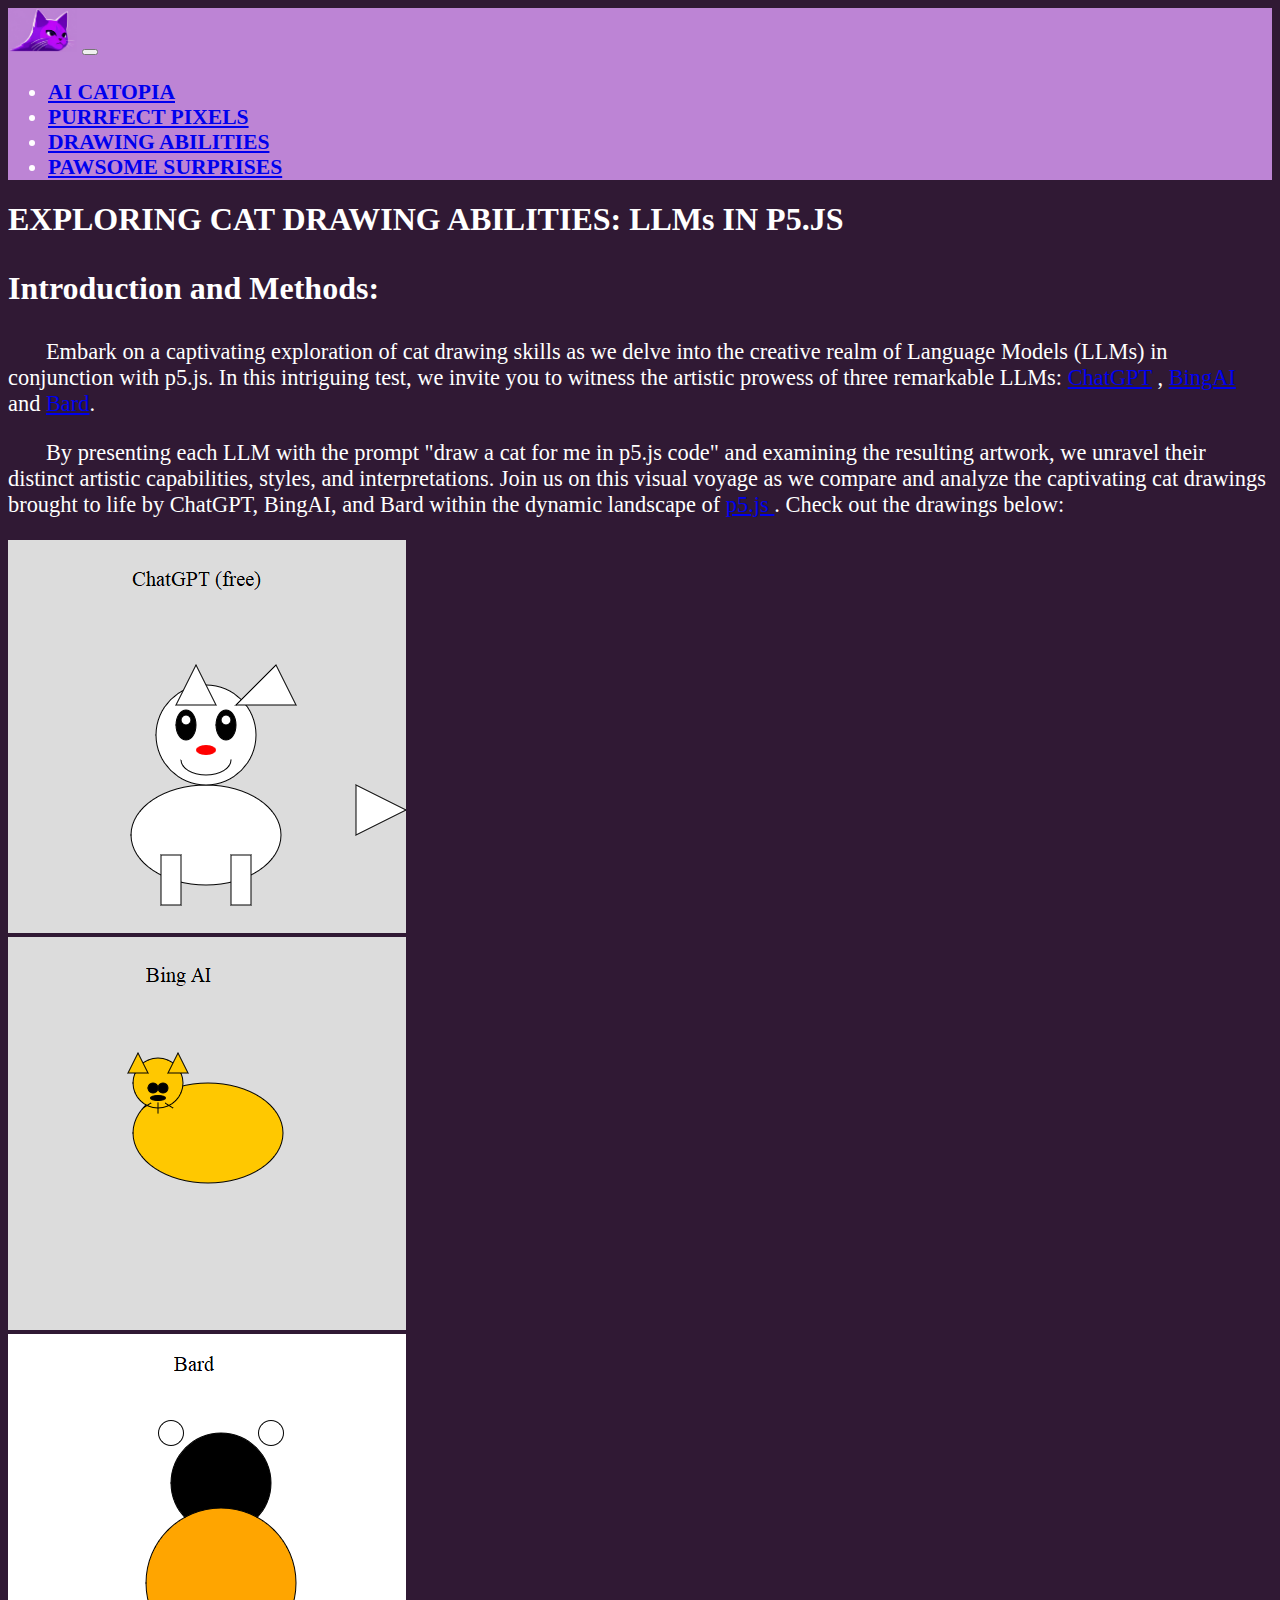
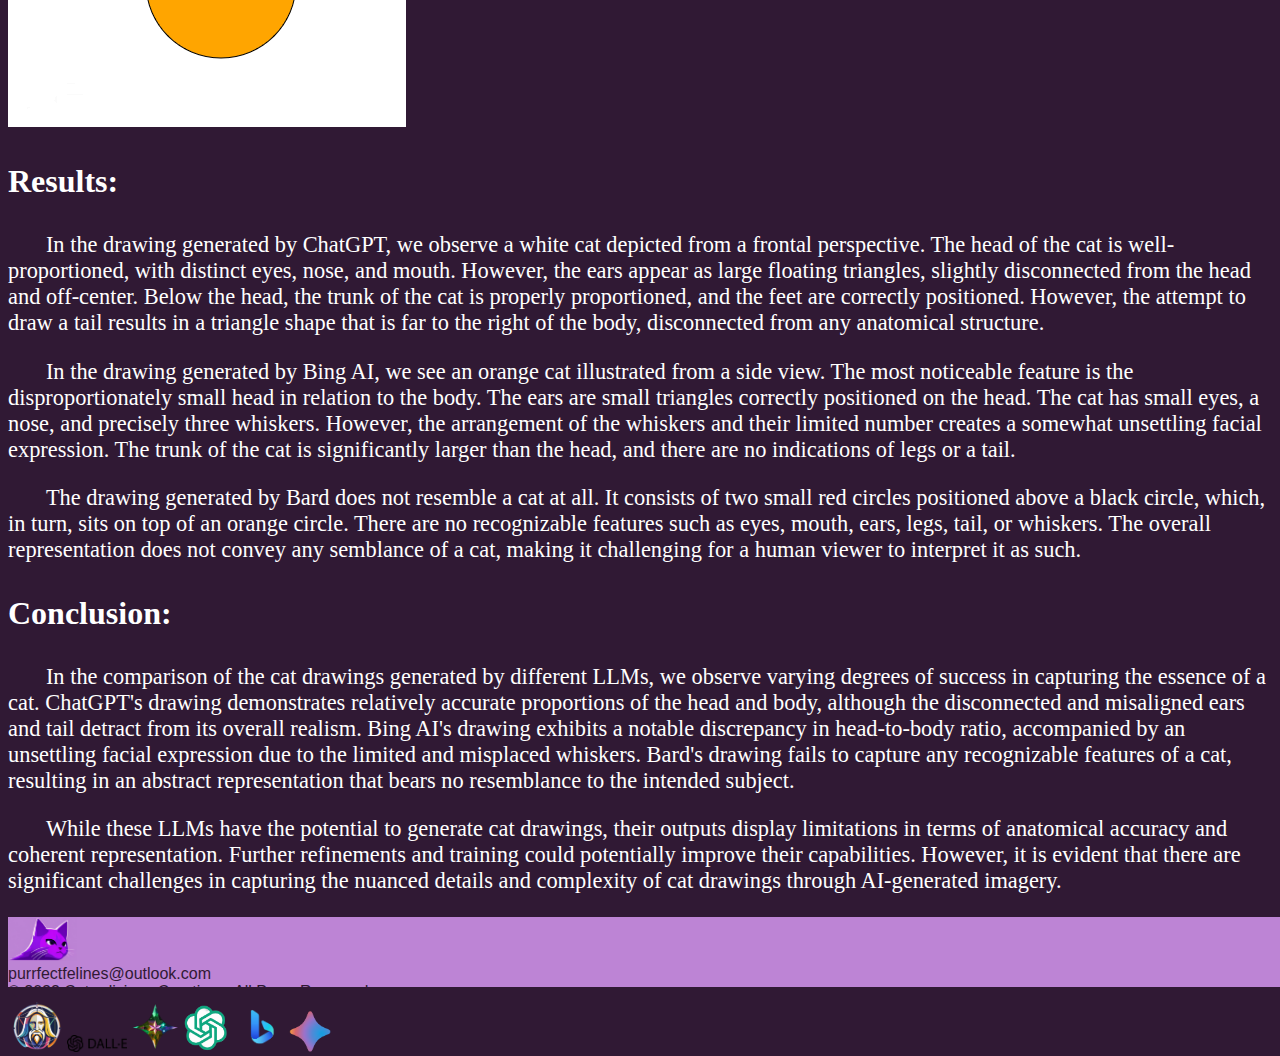
<file: pages/CH/html1.html>
<!DOCTYPE html>
<html lang="en">
    <head>
        <link href="https://cdn.jsdelivr.net/npm/bootstrap@5.2.3/dist/css/bootstrap.min.css" rel="stylesheet" integrity="sha384-rbsA2VBKQhggwzxH7pPCaAqO46MgnOM80zW1RWuH61DGLwZJEdK2Kadq2F9CUG65" crossorigin="anonymous">
        <script src="https://cdn.jsdelivr.net/npm/bootstrap@5.2.3/dist/js/bootstrap.bundle.min.js" integrity="sha384-kenU1KFdBIe4zVF0s0G1M5b4hcpxyD9F7jL+jjXkk+Q2h455rYXK/7HAuoJl+0I4" crossorigin="anonymous"></script>
        <link href="styles.css" rel="stylesheet">
        <title>DRAWING ABILITIES</title>
		<link rel="shortcut icon" type="image/jpg" href="Pics/favicon.ico">
    </head>
    <body>

        <!-- nav bar -->
        <div class="container-lg">
			<nav class="navbar navbar-expand-lg navbar-custom">
				<div class="container-fluid">
					<a class="navbar-brand" href="index.html"><img src="Pics/Cat_Logo.png" width="69" alt="Cat_Logo"></a>
					<button class="navbar-toggler" type="button" data-bs-toggle="collapse" data-bs-target="#navbarSupportedContent" aria-controls="navbarSupportedContent" aria-expanded="false" aria-label="Toggle navigation">
						<span class="navbar-toggler-icon"></span>
					</button>
					<div class="collapse navbar-collapse" id="navbarSupportedContent">
						<ul class="navbar-nav me-auto mb-2 mb-lg-0">
							<li class="nav-item">
								<a class="nav-link" href="index.html">AI CATOPIA</a>
							</li>
							<li class="nav-item">
								<a class="nav-link" href="html0.html">PURRFECT PIXELS</a>
							</li>
							<li class="nav-item">
								<a class="nav-link" href="html1.html">DRAWING ABILITIES</a>
							</li>
							<li class="nav-item">
								<a class="nav-link" href="html2.html">PAWSOME SURPRISES</a>
							</li>
						</ul>
					</div>
				</div>
			</nav>
		</div>




        <!-- title -->
        <div class="container-lg pb-5">
            <div class="row">
                <div class="col text-center py-5">
                    <!-- p = padding ; y = up and down ; 5 = 3rem -->
                    <h1>EXPLORING CAT DRAWING ABILITIES: LLMs IN P5.JS</h1>
                </div>
            </div>


            <!-- introduction -->
            <div class="row py-3">
                <div class="col-12">
                    <h3 class="text-center py-3">
                        Introduction and Methods:
                    </h3>
                    <p>
                        Embark on a captivating exploration of cat drawing skills as we delve into the creative realm of Language Models (LLMs) in conjunction with p5.js. In this intriguing test, we invite you to witness the artistic prowess of three remarkable LLMs: <a href="https://openai.com/blog/chatgpt">ChatGPT</a> , <a href="https://www.bing.com">BingAI</a> and <a href="https://bard.google.com/">Bard</a>.
                    </p>
                    <p>
                        By presenting each LLM with the prompt "draw a cat for me in p5.js code" and examining the resulting artwork, we unravel their distinct artistic capabilities, styles, and interpretations. Join us on this visual voyage as we compare and analyze the captivating cat drawings brought to life by ChatGPT, BingAI, and Bard within the dynamic landscape of <a href="https://editor.p5js.org/"> p5.js </a>.
                        Check out the drawings below:
                    </p>
                </div>
            </div>


            <!-- drawing -->
            <div class="row py-2 mb-5">
                <div class="col-lg-4 py-2 text-center">
                    <img src="Pics/html1/ChatGPT.png" class="img-fluid" alt="ChatGPT drawing">
                </div>
                <div class="col-lg-4 py-2 text-center">
                    <img src="Pics/html1/BingAI.png" class="img-fluid" alt="BingAI drawing">
                </div>
                <div class="col-lg-4 py-2 text-center">
                    <img src="Pics/html1/Bard.png" class="img-fluid" alt="Bard drawing">
                </div>
            </div>

            <!-- results -->
            <div class="row pb-3">
                <div class="col-12">
                    <h3 class="text-center py-3">
                        Results:
                    </h3>
                    <p>
                        In the drawing generated by ChatGPT, we observe a white cat depicted from a frontal perspective. The head of the cat is well-proportioned, with distinct eyes, nose, and mouth. However, the ears appear as large floating triangles, slightly disconnected from the head and off-center. Below the head, the trunk of the cat is properly proportioned, and the feet are correctly positioned. However, the attempt to draw a tail results in a triangle shape that is far to the right of the body, disconnected from any anatomical structure.
                    </p>
                    <p>
                        In the drawing generated by Bing AI, we see an orange cat illustrated from a side view. The most noticeable feature is the disproportionately small head in relation to the body. The ears are small triangles correctly positioned on the head. The cat has small eyes, a nose, and precisely three whiskers. However, the arrangement of the whiskers and their limited number creates a somewhat unsettling facial expression. The trunk of the cat is significantly larger than the head, and there are no indications of legs or a tail.
                    </p>
                    <p>
                        The drawing generated by Bard does not resemble a cat at all. It consists of two small red circles positioned above a black circle, which, in turn, sits on top of an orange circle. There are no recognizable features such as eyes, mouth, ears, legs, tail, or whiskers. The overall representation does not convey any semblance of a cat, making it challenging for a human viewer to interpret it as such.
                    </p>
                </div>
            </div>

            <!-- conclusion -->
            <div class="row py-3">
                <div class="col-12">
                    <h3 class="text-center py-3">
                        Conclusion:
                    </h3>
                    <p>
                        In the comparison of the cat drawings generated by different LLMs, we observe varying degrees of success in capturing the essence of a cat. ChatGPT's drawing demonstrates relatively accurate proportions of the head and body, although the disconnected and misaligned ears and tail detract from its overall realism. Bing AI's drawing exhibits a notable discrepancy in head-to-body ratio, accompanied by an unsettling facial expression due to the limited and misplaced whiskers. Bard's drawing fails to capture any recognizable features of a cat, resulting in an abstract representation that bears no resemblance to the intended subject.
                    </p>
                    <p>
                        While these LLMs have the potential to generate cat drawings, their outputs display limitations in terms of anatomical accuracy and coherent representation. Further refinements and training could potentially improve their capabilities. However, it is evident that there are significant challenges in capturing the nuanced details and complexity of cat drawings through AI-generated imagery.
                    </p>
                </div>
            </div>
        </div>


		<!-- footer -->
		<div class="container-lg mt-3 pt-3" id="footer">
			<div class="row">
				<div class="col-1 ps-4">
						<a href="#top"><img src="Pics/Cat_Logo.png" width="69" alt="Cat_Logo"></a>
				</div>
				<div class="col-3 pt-3 text-center">
					purrfectfelines@outlook.com
				</div>
				<div class="col-4 pt-3 text-center">
					© 2023 Cat-a-licious Creations. All Paws Reserved.
				</div>
				<div class="col-4 text-end">
					<a href="https://leonardo.ai/"><img src="Pics/index/1LeonardoAI.png" class="img-fluid" width="55" alt="Leonardo.AI_logo"></a>
					<a href="https://www.bing.com/images/create?FORM=GDPGLP"><img src="Pics/index/2Dall-e.png" class="img-fluid" width="60" alt="Dall-e_logo"></a>
					<a href="https://starryai.com/app/create"><img src="Pics/index/3Starryai.png" class="img-fluid" width="47" alt="Starryai_logo"></a>
					<a href="https://openai.com/blog/chatgpt"><img src="Pics/index/4ChatGPT.png" class="img-fluid" width="47" alt="ChatGPT_logo"></a>
					<a href="https://www.bing.com"><img src="Pics/index/5Bing.png" class="img-fluid" width="50" alt="Bing_logo"></a>
					<a href="https://bard.google.com/"><img src="Pics/index/6Bard.png" class="img-fluid" width="42" alt="Bard_logo"></a>
				</div>
			</div>
		</div>
    </body>
</html>
</file>
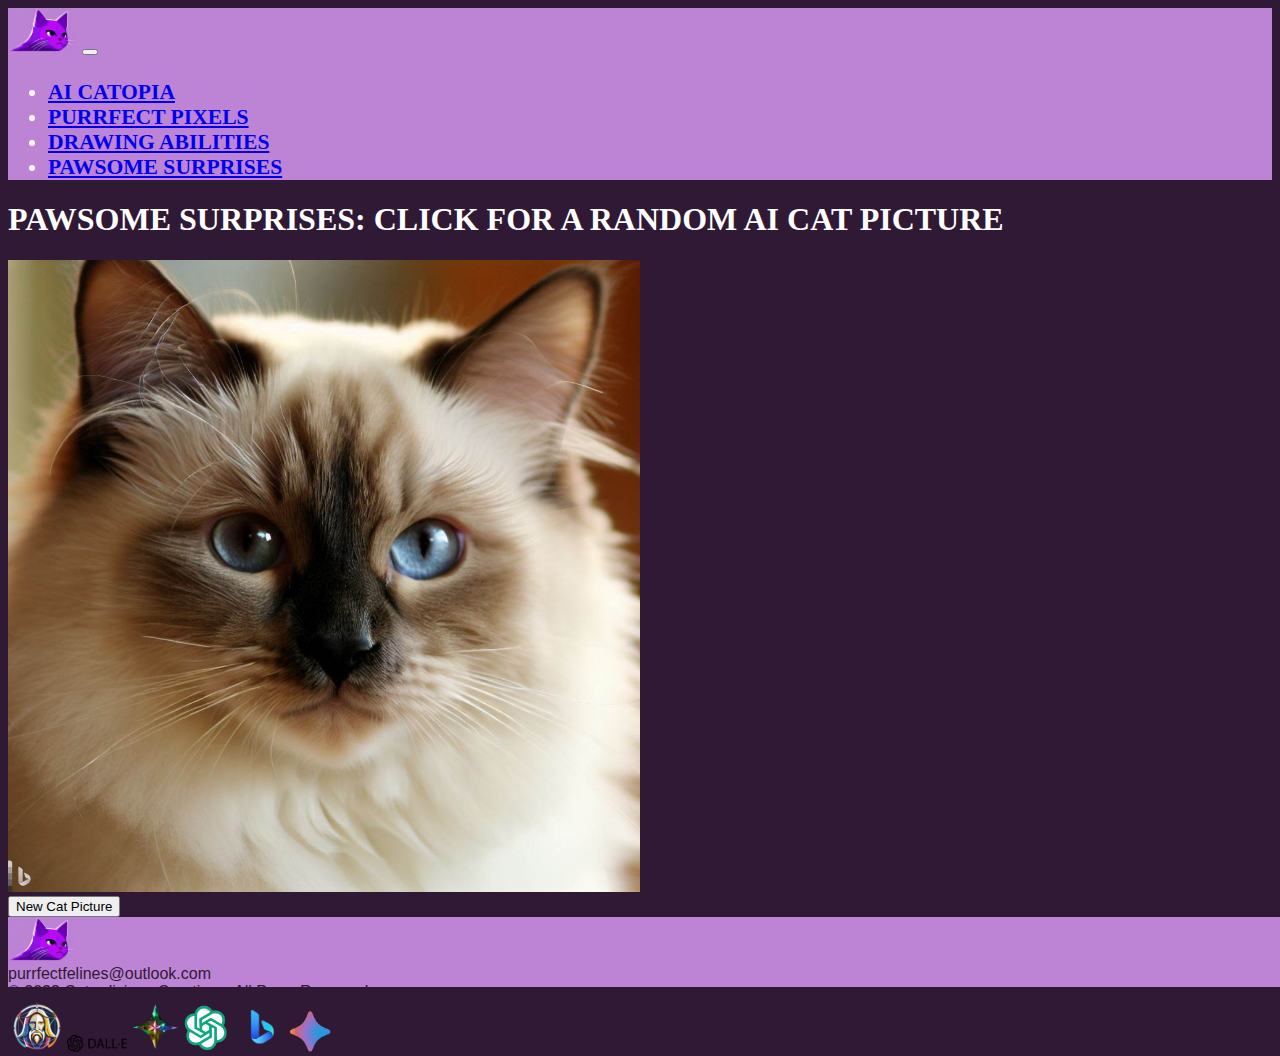
<file: pages/CH/html2.html>
<!DOCTYPE html>
<html lang="en">
    <head>
        <link href="https://cdn.jsdelivr.net/npm/bootstrap@5.2.3/dist/css/bootstrap.min.css" rel="stylesheet" integrity="sha384-rbsA2VBKQhggwzxH7pPCaAqO46MgnOM80zW1RWuH61DGLwZJEdK2Kadq2F9CUG65" crossorigin="anonymous">
        <script src="https://cdn.jsdelivr.net/npm/bootstrap@5.2.3/dist/js/bootstrap.bundle.min.js" integrity="sha384-kenU1KFdBIe4zVF0s0G1M5b4hcpxyD9F7jL+jjXkk+Q2h455rYXK/7HAuoJl+0I4" crossorigin="anonymous"></script>
        <link href="styles.css" rel="stylesheet">
        <title>PAWSOME SURPRISES</title>
        <link rel="shortcut icon" type="image/jpg" href="Pics/favicon.ico">
    </head>
    <body>

        <!-- nav bar -->
        <div class="container-lg">
            <nav class="navbar navbar-expand-lg navbar-custom">
                <div class="container-fluid">
					<a class="navbar-brand" href="index.html"><img src="Pics/Cat_Logo.png" width="69" alt="Cat_Logo"></a>
                    <button class="navbar-toggler" type="button" data-bs-toggle="collapse" data-bs-target="#navbarSupportedContent" aria-controls="navbarSupportedContent" aria-expanded="false" aria-label="Toggle navigation">
                        <span class="navbar-toggler-icon"></span>
                    </button>
                    <div class="collapse navbar-collapse" id="navbarSupportedContent">
                        <ul class="navbar-nav me-auto mb-2 mb-lg-0">
							<li class="nav-item">
								<a class="nav-link" href="index.html">AI CATOPIA</a>
							</li>
							<li class="nav-item">
								<a class="nav-link" href="html0.html">PURRFECT PIXELS</a>
							</li>
							<li class="nav-item">
								<a class="nav-link" href="html1.html">DRAWING ABILITIES</a>
							</li>
							<li class="nav-item">
								<a class="nav-link" href="html2.html">PAWSOME SURPRISES</a>
							</li>
                        </ul>
                    </div>
                </div>
            </nav>
        </div>




        <!-- title -->
        <div class="container-lg pb-5">
            <div class="row">
                <div class="col text-center pt-5">
                    <!-- p = padding ; y = up and down ; 5 = 3rem -->
                    <h1>PAWSOME SURPRISES: CLICK FOR A RANDOM AI CAT PICTURE</h1>
                </div>
            </div>


            <div class="row py-4 text-center">
                <div class="col-lg-12 pb-3 text-center">
                    <img src="#" class="img-fluid" width="50%" alt="random cat image" id="random_cat_img">
                </div>
                <div>
                    <button type="button" class="btn btn-secondary btn-lg" id="new_cat_picture_button">New Cat Picture</button>
                </div>
            </div>
        </div>


		<!-- footer -->
		<div class="container-lg mt-3 pt-3" id="footer">
			<div class="row">
				<div class="col-1 ps-4">
						<a href="#top"><img src="Pics/Cat_Logo.png" width="69" alt="Cat_Logo"></a>
				</div>
				<div class="col-3 pt-3 text-center">
					purrfectfelines@outlook.com
				</div>
				<div class="col-4 pt-3 text-center">
					© 2023 Cat-a-licious Creations. All Paws Reserved.
				</div>
				<div class="col-4 text-end">
					<a href="https://leonardo.ai/"><img src="Pics/index/1LeonardoAI.png" class="img-fluid" width="55" alt="Leonardo.AI_logo"></a>
					<a href="https://www.bing.com/images/create?FORM=GDPGLP"><img src="Pics/index/2Dall-e.png" class="img-fluid" width="60" alt="Dall-e_logo"></a>
					<a href="https://starryai.com/app/create"><img src="Pics/index/3Starryai.png" class="img-fluid" width="47" alt="Starryai_logo"></a>
					<a href="https://openai.com/blog/chatgpt"><img src="Pics/index/4ChatGPT.png" class="img-fluid" width="47" alt="ChatGPT_logo"></a>
					<a href="https://www.bing.com"><img src="Pics/index/5Bing.png" class="img-fluid" width="50" alt="Bing_logo"></a>
					<a href="https://bard.google.com/"><img src="Pics/index/6Bard.png" class="img-fluid" width="42" alt="Bard_logo"></a>
				</div>
			</div>
		</div>


        <!-- JAVA SCRIPT -->
        <script src="java.js"></script>

    </body>
</html>
</file>
<file: pages/CH/styles.css>
body {
    background-color: #301934;
    color: white;
    font-family: "Roboto";
    /* font-family: "Arial"; */
}

h1, h3 {
    font-weight: bold;
    font-family: "Playfair Display";
    font-size: 200%;
}

p {
    text-indent: 3%;
    font-size: 1.4em;
}

.navbar-custom {
    background-color: #BD84D5;
    font-size: 135%;
    font-weight: bold;
}

.accordion-button {
    font-size: 1em;
    background-color: #BD84D5;
    font-family: "Playfair Display";
}

.accordion-button:not(.collapsed) {
    color: #301934;
    font-size: 1em;
    background-color: #BD84D5;
    font-family: "Playfair Display";
    box-shadow: none;
}

.accordion-item {
    color: white;
    background-color: #301934;
    border: 0;
}

.accordion-body {
    border: 0;
    font-size: 1.4em;
    font-family: "Roboto";
}

.accordion-button:focus {
    box-shadow: inherit;
}

.accordion-button:not(.collapsed)::after,
.accordion-button::after {
    background-image: unset !important;
}

#footer {
    background-color: #BD84D5;
    color: #301934;
    width: 1296px;
    height: 70.27px;
    font-family: "Arial";
}
</file>
